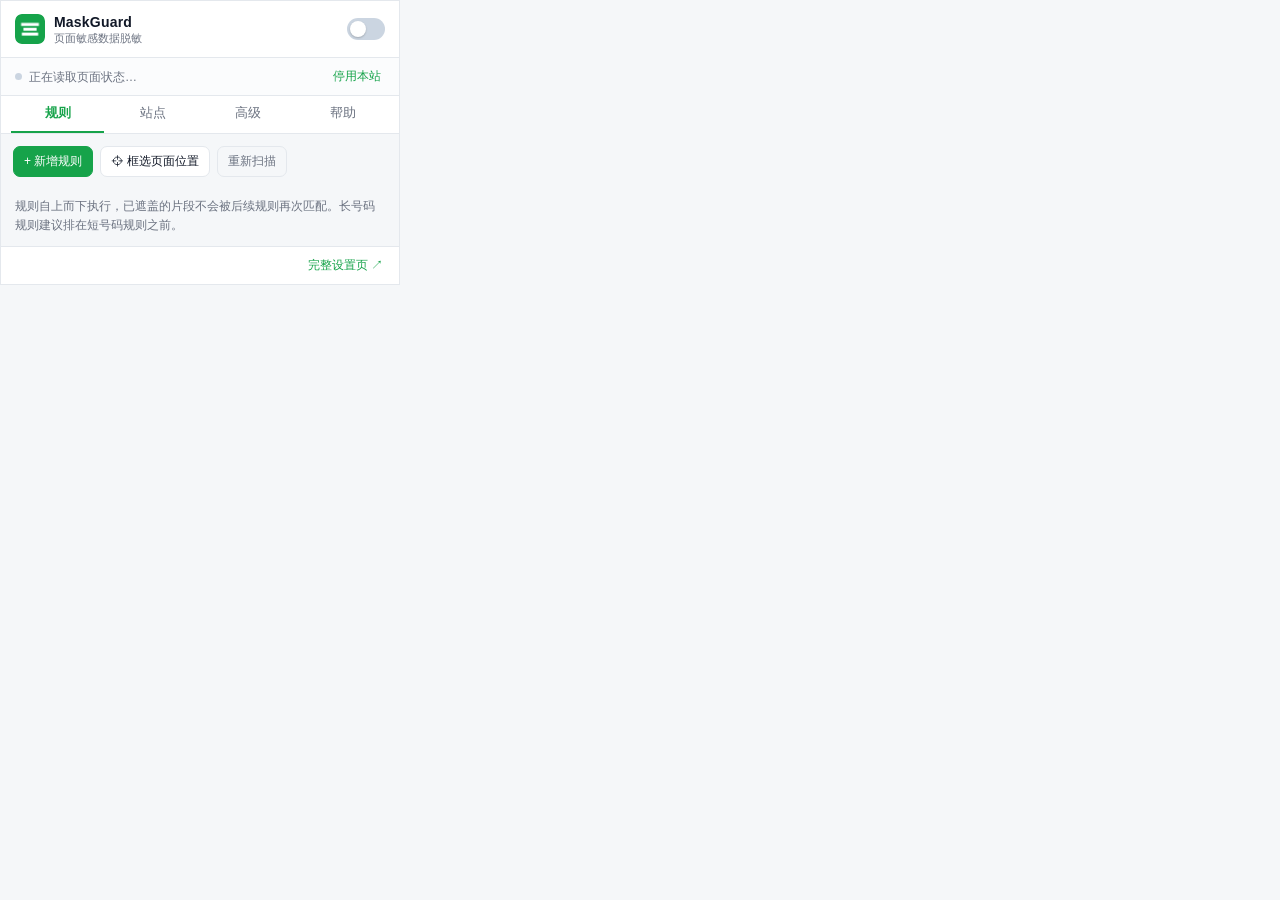
<file: maskguard/panel.html>
<!DOCTYPE html>
<html lang="zh-CN">
<head>
  <meta charset="utf-8">
  <meta name="viewport" content="width=device-width, initial-scale=1">
  <title>MaskGuard · 页面敏感数据脱敏</title>
  <link rel="stylesheet" href="panel.css">
</head>
<body>
<div class="app">
  <header class="hdr">
    <div class="brand">
      <img src="icons/icon32.png" alt="" width="30" height="30">
      <div class="brand-txt"><strong>MaskGuard</strong><small>页面敏感数据脱敏</small></div>
    </div>
    <label class="sw" title="全局启用 / 停用">
      <input type="checkbox" id="globalSwitch"><span class="track"></span>
    </label>
  </header>

  <div class="statusbar">
    <span class="dot" id="statusDot"></span>
    <span id="statusText">正在读取页面状态…</span>
    <button class="link" id="btnSiteToggle">停用本站</button>
  </div>
  <div class="notice hidden" id="notice"></div>

  <nav class="tabs" id="tabs">
    <button data-tab="rules" class="on">规则</button>
    <button data-tab="sites">站点</button>
    <button data-tab="advanced">高级</button>
    <button data-tab="help">帮助</button>
  </nav>

  <main class="body">
    <section data-panel="rules" class="on">
      <div class="row gap wrap">
        <button class="btn primary" id="btnAdd">+ 新增规则</button>
        <button class="btn" id="btnPick">⌖ 框选页面位置</button>
        <button class="btn ghost" id="btnReapply">重新扫描</button>
      </div>
      <div id="formHost"></div>
      <div id="ruleList" class="rules"></div>
      <p class="hint">规则自上而下执行，已遮盖的片段不会被后续规则再次匹配。长号码规则建议排在短号码规则之前。</p>
    </section>

    <section data-panel="sites">
      <div class="field-title">生效范围</div>
      <label class="radio"><input type="radio" name="siteMode" value="all"><span>所有站点（默认）</span></label>
      <label class="radio"><input type="radio" name="siteMode" value="whitelist"><span>仅对下列站点生效（白名单）</span></label>
      <label class="radio"><input type="radio" name="siteMode" value="blacklist"><span>排除下列站点（黑名单）</span></label>
      <div class="field-title mt">站点列表 <small>每行一个，支持 example.com、*.example.com</small></div>
      <textarea id="siteList" rows="6" spellcheck="false" placeholder="example.com&#10;*.internal.cn"></textarea>
      <div class="row gap mt">
        <button class="btn" id="btnAddSite">添加当前站点</button>
        <button class="btn primary" id="btnSaveSites">保存站点设置</button>
      </div>
      <p class="hint">域名匹配包含子域。也可在页面上右键「MaskGuard：启用 / 停用本站点」快速切换。</p>
    </section>

    <section data-panel="advanced">
      <div class="field-title">检测行为</div>
      <label class="check"><input type="checkbox" id="optDynamic"><span>监听动态内容（SPA / 懒加载 / 无限滚动）</span></label>
      <label class="check"><input type="checkbox" id="optReveal"><span>按住 Alt 临时显示原文</span></label>
      <label class="check"><input type="checkbox" id="optBadge"><span>图标显示本页脱敏数量</span></label>
      <label class="check"><input type="checkbox" id="optUnsafe"><span>放行高危正则（可能卡死页面，不建议）</span></label>

      <div class="field-title mt">真实页面形态覆盖</div>
      <label class="check"><input type="checkbox" id="optJoin"><span>跨标签拼接识别（表格 formatter / 语法高亮把一个号码拆进多个文本节点）</span></label>
      <label class="check"><input type="checkbox" id="optShadow"><span>扫描 Web Components 的 Shadow DOM（仅 open root）</span></label>
      <label class="check"><input type="checkbox" id="optSvg"><span>同时遮盖 SVG 图表文字（ECharts SVG 渲染器；默认跳过以免破坏图表）</span></label>
      <label class="check"><input type="checkbox" id="optAttrs"><span>遮盖展示类属性：placeholder / title / alt / aria-label / aria-valuetext</span></label>
      <label class="check"><input type="checkbox" id="optTitle"><span>遮盖标签页标题（document.title）</span></label>
      <p class="hint">默认只处理 DOM 文本节点。上面几项按需开启；<code>input.value</code>、<code>data-*</code>、<code>href/src</code> 一律不改（会破坏表单提交与导航）。Canvas 在线表格、图片内文字、网络响应、下载文件没有文本节点，请用「指定位置」规则配合<b>视觉模糊</b>算法整块遮盖。</p>
      <p class="hint"><b>拼接识别的边界</b>：只在同一段文字被拆开时生效——拼接长度 ≤ 40 字符、命中需覆盖该段 70% 以上、遇到块级元素即截断、数字串两侧还有数字则不视为一个值。表格里并排的多个字段因此不会被误并成一条（否则整行会塌进第一格）。</p>

      <div class="grid mt">
        <label class="lbl" for="optDebounce">重扫防抖(ms)</label>
        <input type="number" id="optDebounce" min="30" max="600" step="10">
        <label class="lbl" for="optMaxText">单节点字符上限</label>
        <input type="number" id="optMaxText" min="1000" max="50000" step="1000">
        <label class="lbl" for="optSkip">跳过区域</label>
        <input type="text" id="optSkip" spellcheck="false" placeholder="CSS 选择器，逗号分隔">
      </div>
      <div class="row gap mt"><button class="btn primary" id="btnSaveAdvanced">保存设置</button></div>

      <div class="field-title mt">配置管理</div>
      <div class="row gap wrap">
        <button class="btn" id="btnExport">导出 JSON</button>
        <button class="btn" id="btnImport">导入 JSON</button>
        <button class="btn" id="btnDefaults">恢复内置规则</button>
        <button class="btn danger" id="btnClear">清空全部规则</button>
        <input type="file" id="fileImport" accept=".json,application/json" hidden>
      </div>
      <div class="row gap wrap mt">
        <button class="btn ghost" id="btnRestore">临时还原本页</button>
        <button class="btn" id="btnDemo">插入演示数据</button>
      </div>
      <p class="hint">「插入演示数据」会在当前页面右上角临时写入手机号 / 证件号 / 卡号 / 邮箱，用于验证自动识别与动态内容监听，15 秒后自动移除。「临时还原」只在当前页面生效，页面刷新或产生内容变化后会按规则重新遮盖。</p>
    </section>

    <section data-panel="help" class="help">
      <h3>安装（Edge / Chrome）</h3>
      <ol>
        <li>地址栏输入 <code>edge://extensions</code>（Chrome 为 <code>chrome://extensions</code>）。</li>
        <li>打开「开发人员模式」，点「加载解压缩的扩展」，选择本插件目录（含 manifest.json）。</li>
        <li>固定到工具栏，点图标打开配置面板。</li>
        <li>若要在本地 <code>file://</code> 页面生效，需在扩展详情页开启「允许访问文件网址」。</li>
      </ol>
      <h3>自动识别</h3>
      <p>内置身份证、银行卡、手机号、邮箱、IP 规则。在「规则」页新增自定义正则，选择遮盖算法即可。支持 g / i / m / s 标志，可在表单里输入样例文本实时预览结果。</p>
      <h3>手动指定位置</h3>
      <ul>
        <li><b>框选</b>：点「框选页面位置」，在目标页面移动鼠标并单击元素，自动生成稳定的 CSS 选择器规则。Esc 取消。</li>
        <li><b>右键</b>：选中一段文字右键「脱敏选中的文本」（仅当前页面生效，原文不写入本地存储）；或在任意位置右键「将此位置加入脱敏」。</li>
        <li>位置规则可在规则列表里编辑，改用其它遮盖算法或调整选择器。</li>
      </ul>
      <h3>快速验证</h3>
      <p>打开任意普通网页 → 「高级」→「插入演示数据」，右上角会出现一段含手机号、证件号、卡号、邮箱的文本，应被自动遮盖；按住 Alt 可查看原文。该演示块 15 秒后自动移除。</p>
      <h3>其它</h3>
      <ul>
        <li>按住 <b>Alt</b> 临时查看原文，松开恢复遮盖。</li>
        <li>遮盖算法：全部遮盖 / 部分保留 / 固定长度 / 标签替换 / 哈希摘要 / 保格式打乱 / 自定义替换。</li>
        <li>遮盖符可用 <code>*</code> <code>█</code> <code>●</code> 或自定义字符；<code>█</code> 为黑条视觉遮盖。</li>
        <li>输入框、脚本、代码块、可编辑区域默认跳过，可在「高级 → 跳过区域」调整。</li>
        <li>仅改当前页面的显示文本，不上传、不修改服务器数据。</li>
        <li>安全策略默认拦截嵌套量词 / 交替分组等高回溯正则，并限制单文本节点字符数；确需放行可在「高级」勾选，但可能卡死页面。</li>
        <li>规则上限 100 条；<code>html / body / *</code> 等整页选择器会被拒绝，避免误遮盖整页。</li>
      </ul>
    </section>
  </main>

  <footer class="ftr"><span id="footHint"></span><button class="link" id="btnFull">完整设置页 ↗</button></footer>
</div>
<script src="masker.js"></script>
<script src="panel.js"></script>
</body>
</html>
</file>
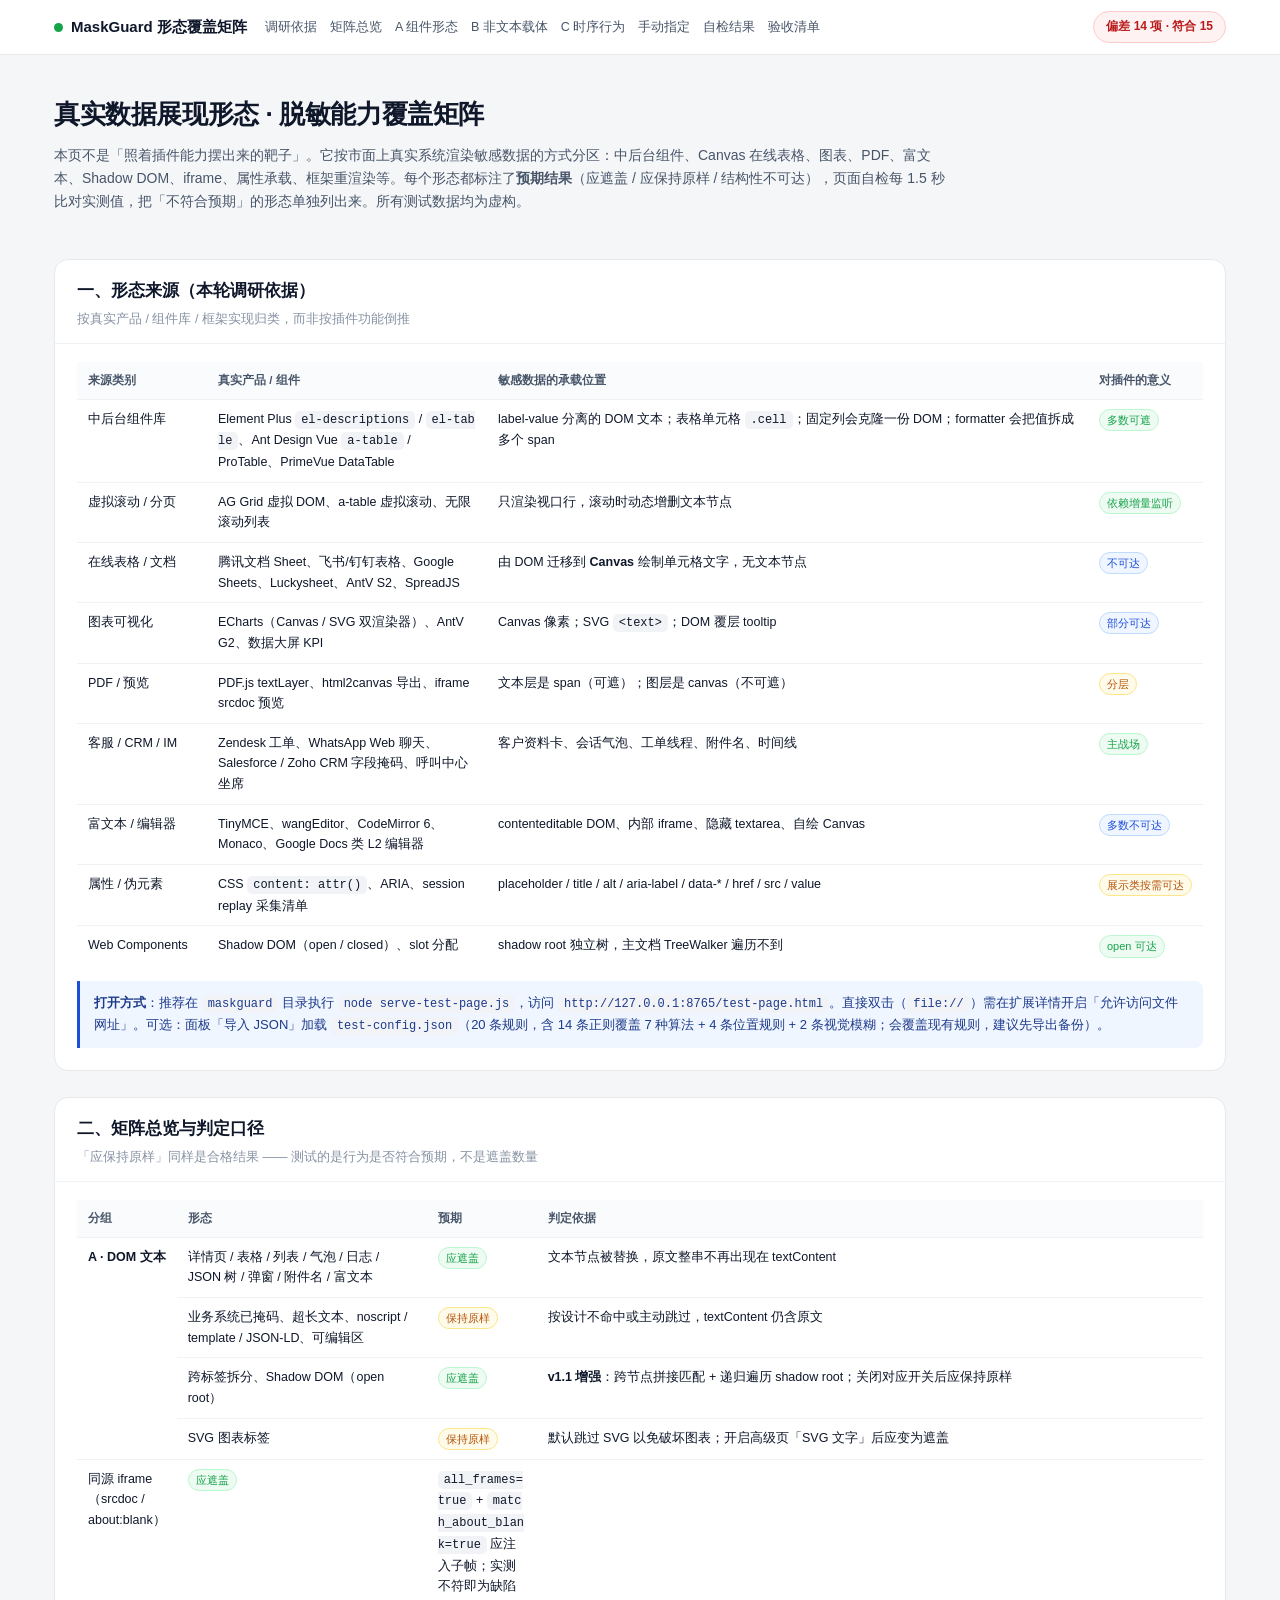
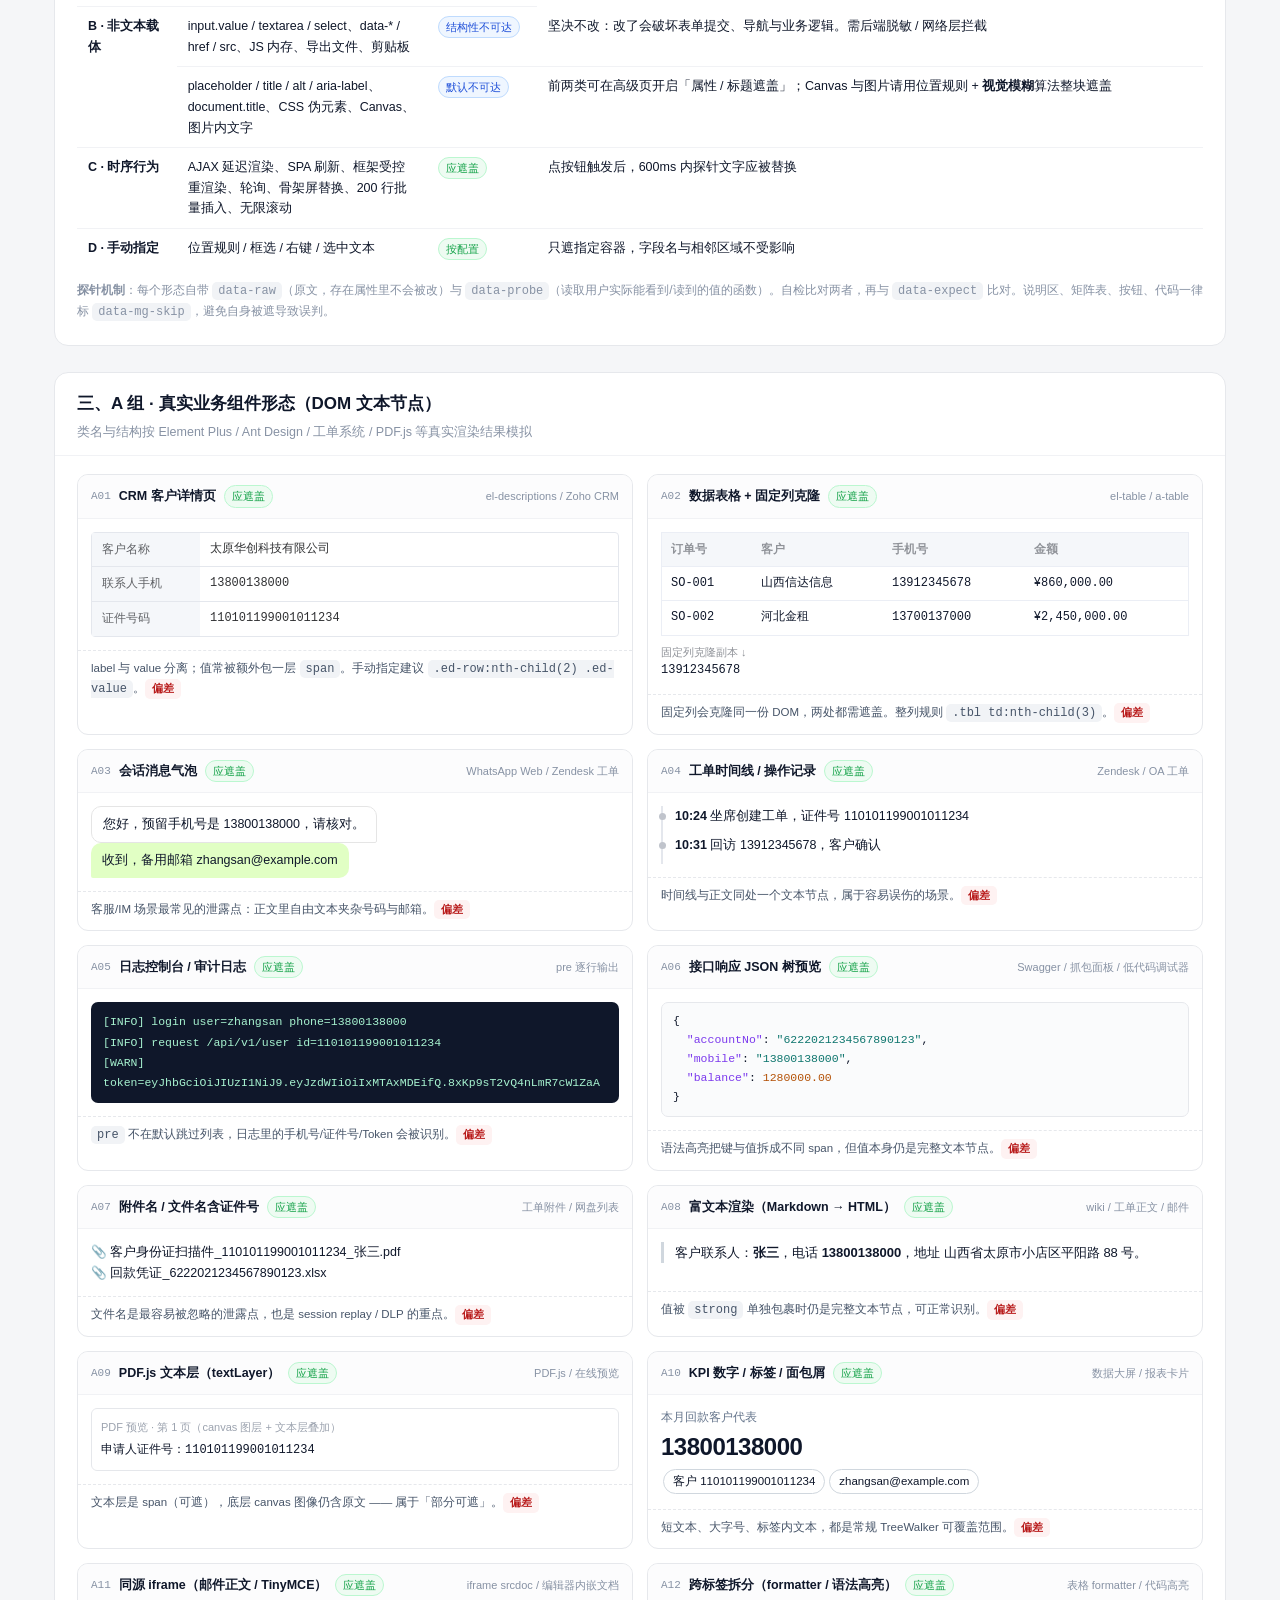
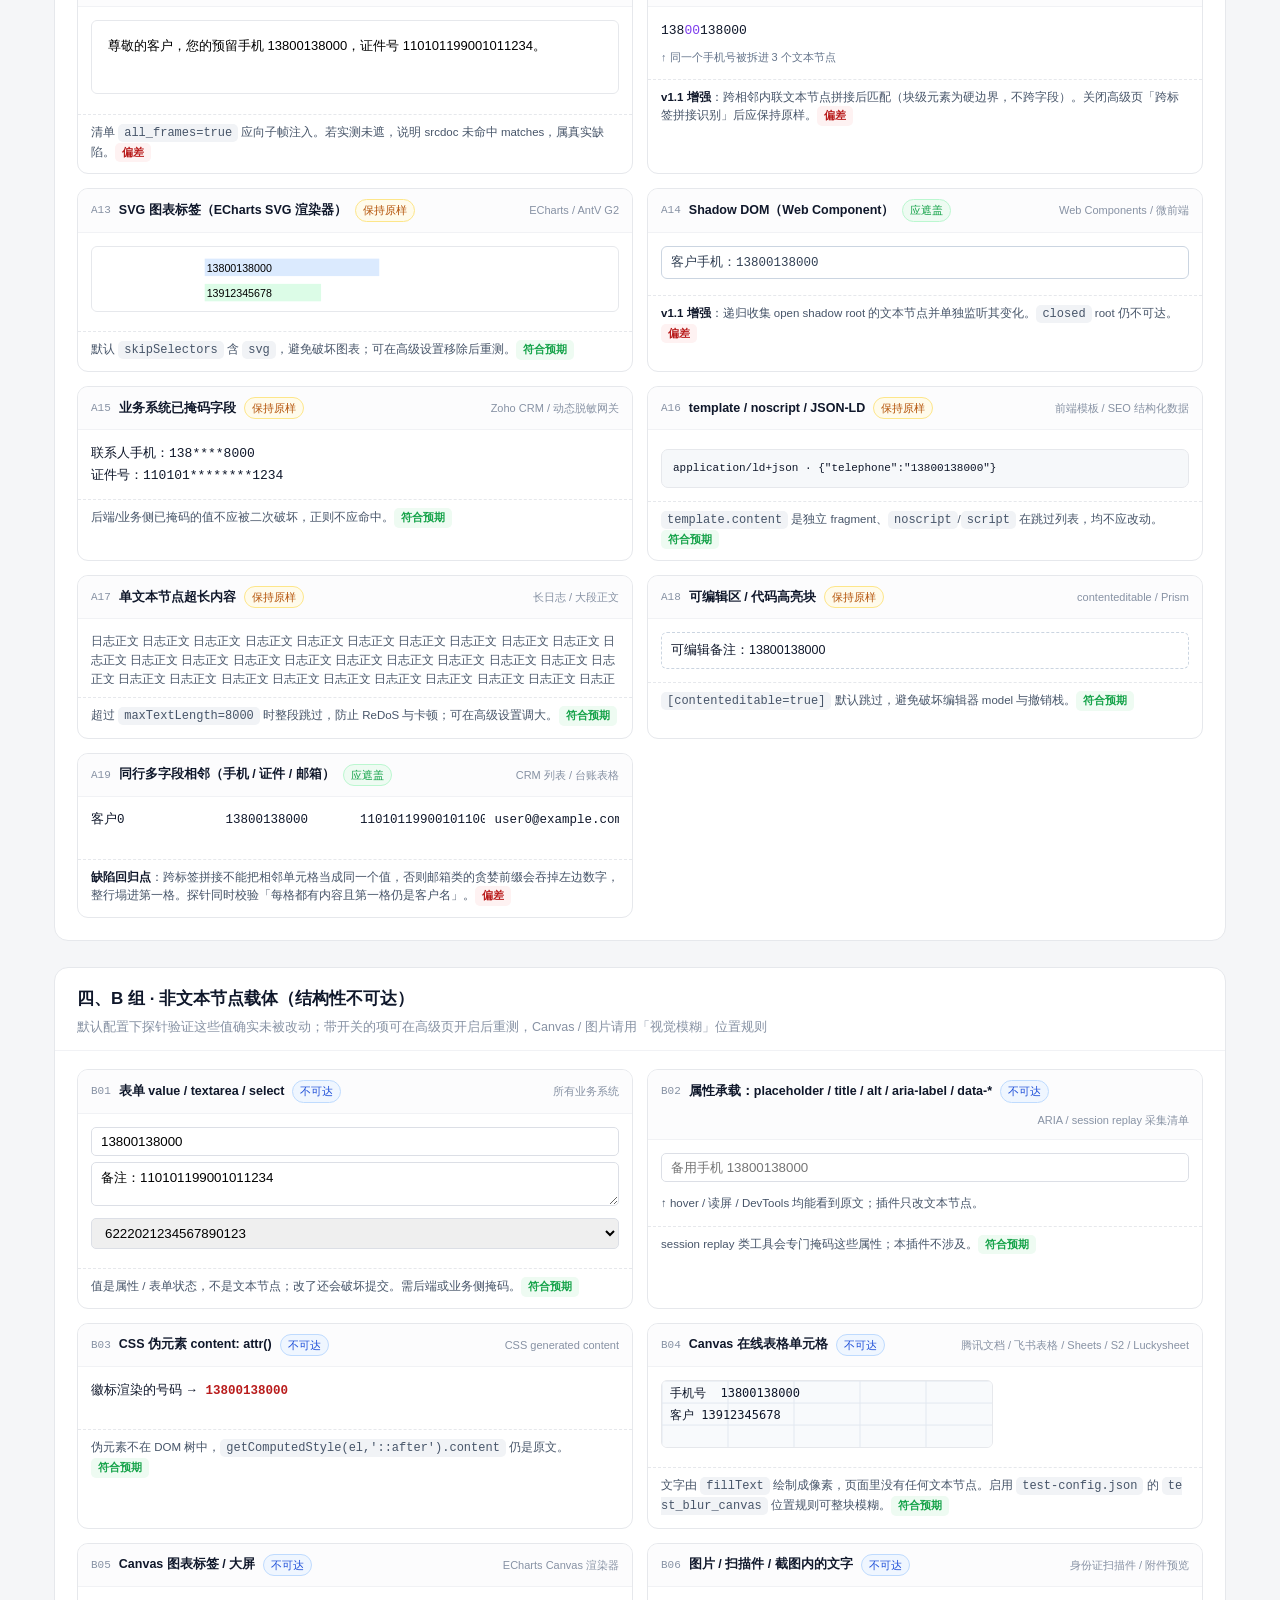
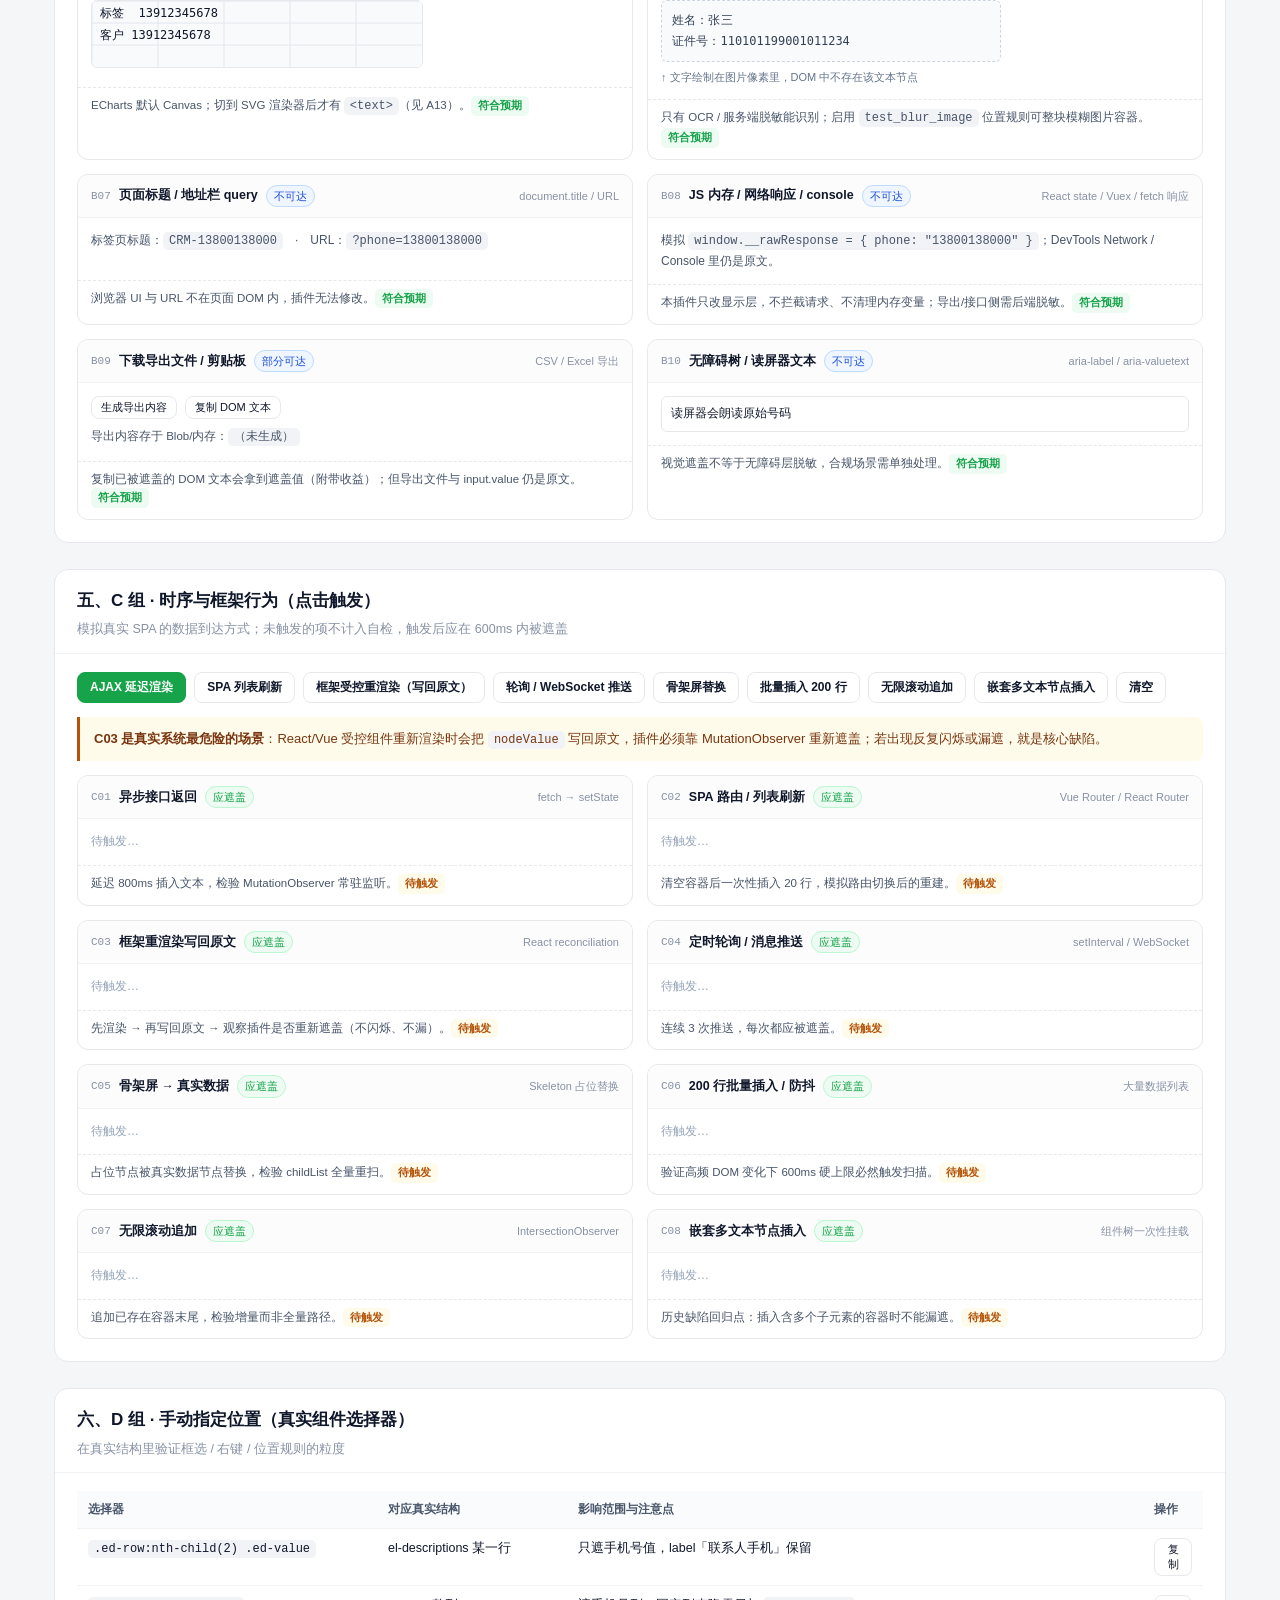
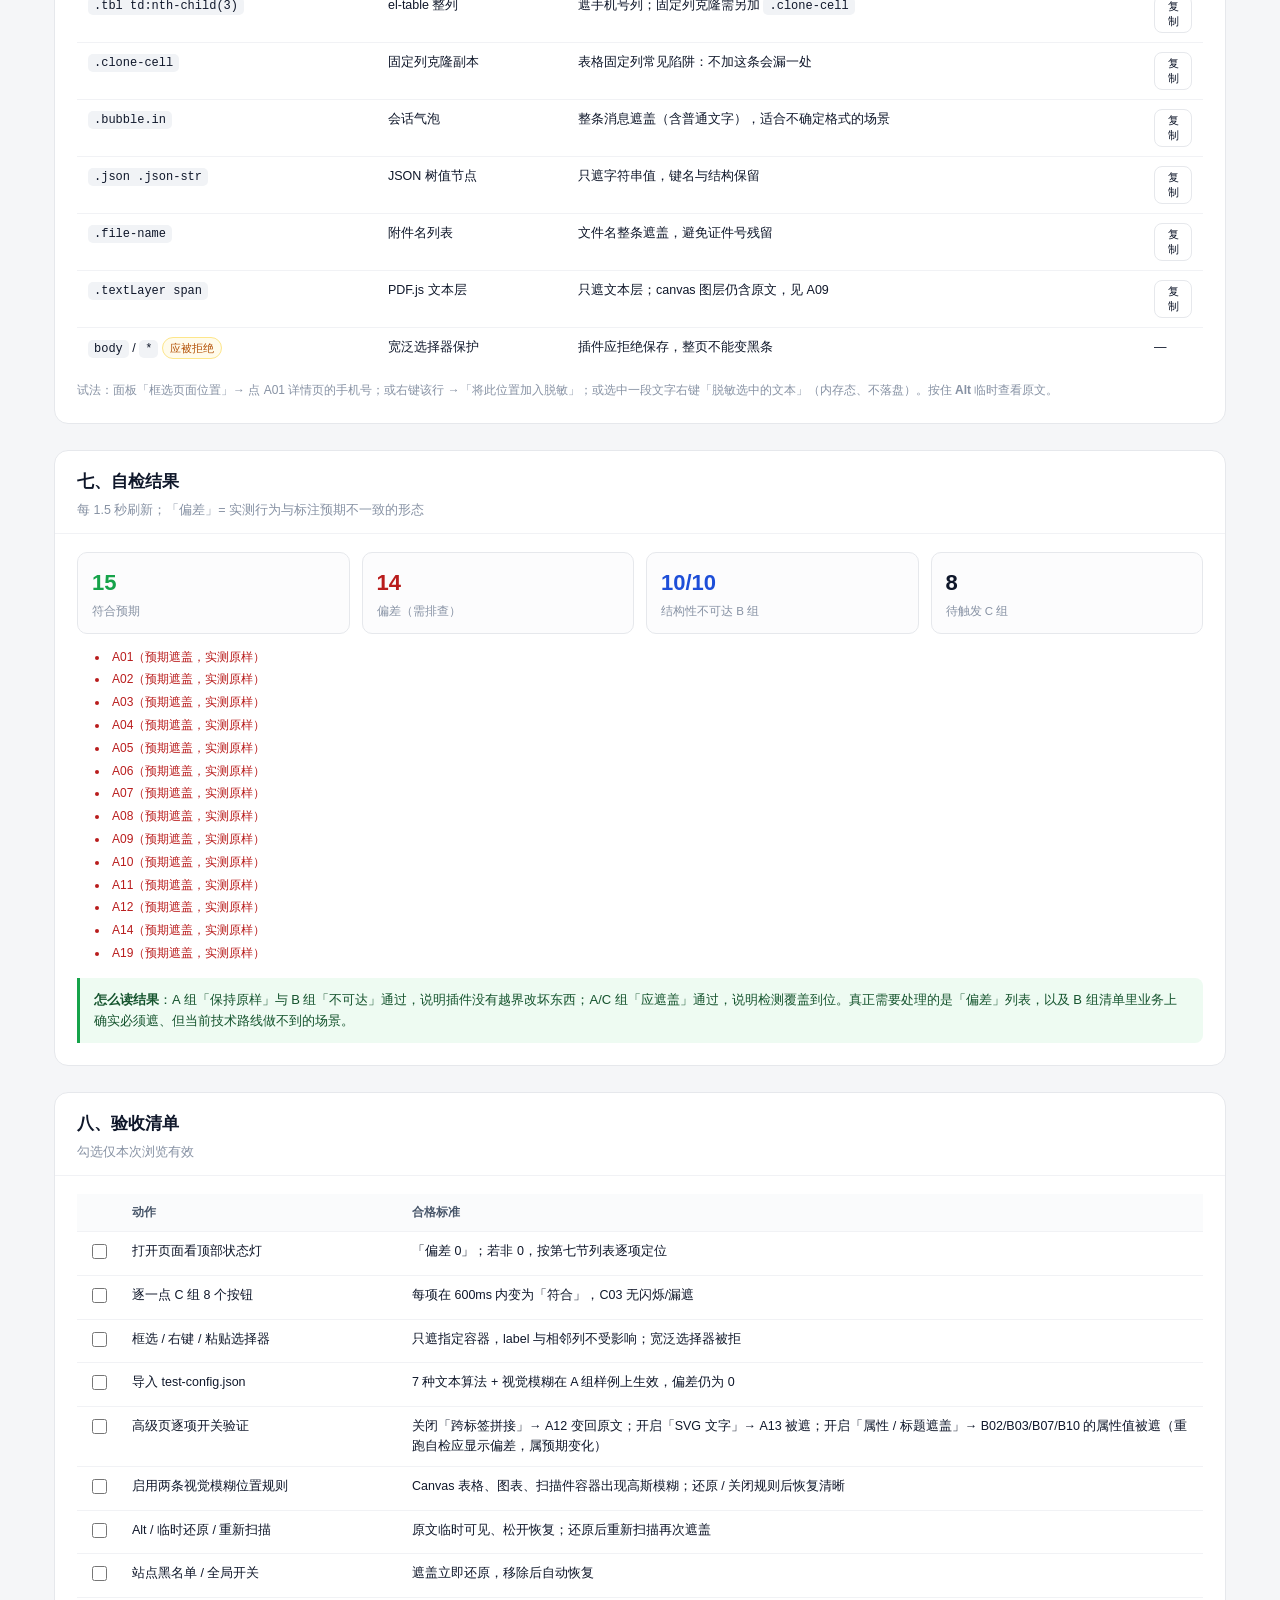
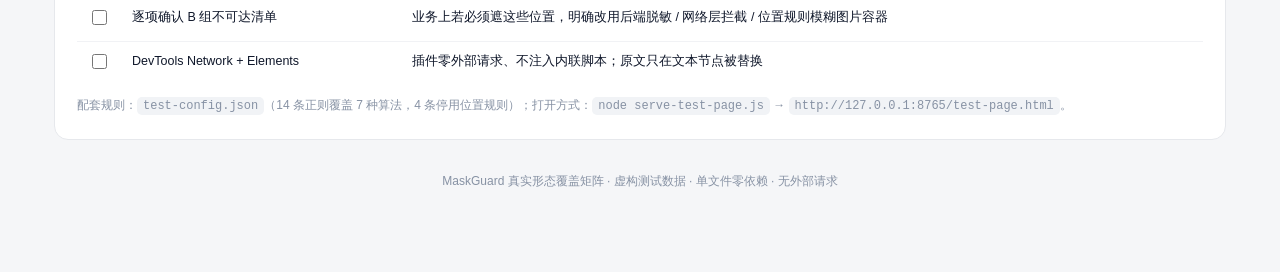
<file: maskguard/test-page.html>
<!DOCTYPE html>
<html lang="zh-CN">
<head>
<meta charset="utf-8">
<meta name="viewport" content="width=device-width, initial-scale=1">
<title>CRM-13800138000 · MaskGuard 真实形态覆盖矩阵</title>
<style>
  :root {
    --bg: #f5f6f8; --card: #fff; --line: #e6e8ec; --line2: #f1f2f5;
    --ink: #0f172a; --ink2: #475569; --ink3: #8792a4;
    --green: #16a34a; --green-bg: #eefbf2;
    --amber: #b45309; --amber-bg: #fffbeb;
    --red: #b91c1c; --red-bg: #fef2f2;
    --blue: #1d4ed8; --blue-bg: #eff6ff;
    --mono: ui-monospace, SFMono-Regular, Menlo, Consolas, "Courier New", monospace;
  }
  * { box-sizing: border-box; }
  html { scroll-behavior: smooth; }
  body { margin: 0; background: var(--bg); color: var(--ink); font: 14px/1.65 -apple-system, BlinkMacSystemFont, "Segoe UI", "Microsoft YaHei", "PingFang SC", sans-serif; -webkit-font-smoothing: antialiased; }
  .wrap { max-width: 1220px; margin: 0 auto; padding: 0 24px 80px; }
  code, .mono { font-family: var(--mono); font-size: 12px; }
  code { background: #f1f3f6; padding: 2px 6px; border-radius: 5px; word-break: break-all; }
  a { color: var(--blue); text-decoration: none; }
  a:hover { text-decoration: underline; }

  .topbar { position: sticky; top: 0; z-index: 30; background: rgba(255,255,255,.94); backdrop-filter: blur(12px); border-bottom: 1px solid var(--line); }
  .topbar-in { max-width: 1220px; margin: 0 auto; padding: 11px 24px; display: flex; align-items: center; gap: 18px; flex-wrap: wrap; }
  .brand { font-weight: 700; font-size: 15px; white-space: nowrap; }
  .brand i { display: inline-block; width: 9px; height: 9px; border-radius: 50%; background: var(--green); margin-right: 8px; }
  nav { display: flex; gap: 13px; flex-wrap: wrap; font-size: 12.5px; }
  nav a { color: var(--ink2); }
  nav a:hover { color: var(--green); }
  .status { margin-left: auto; font-size: 12px; font-weight: 700; padding: 5px 12px; border-radius: 999px; background: var(--red-bg); color: var(--red); border: 1px solid #fecaca; white-space: nowrap; }
  .status.ok { background: var(--green-bg); color: var(--green); border-color: #bbf7d0; }
  .status.warn { background: var(--amber-bg); color: var(--amber); border-color: #fde68a; }

  header.hero { padding: 38px 0 20px; }
  header.hero h1 { margin: 0 0 8px; font-size: 26px; letter-spacing: -.4px; }
  header.hero p { margin: 0; color: var(--ink2); max-width: 900px; }

  section { margin-top: 26px; }
  .card { background: var(--card); border: 1px solid var(--line); border-radius: 14px; overflow: hidden; }
  .card-head { padding: 17px 22px 13px; border-bottom: 1px solid var(--line2); }
  .card-head h2 { margin: 0; font-size: 17px; }
  .card-head .sub { margin: 4px 0 0; color: var(--ink3); font-size: 12.5px; }
  .card-body { padding: 18px 22px 22px; }

  .note { border-left: 3px solid var(--green); background: var(--green-bg); padding: 11px 14px; border-radius: 0 8px 8px 0; font-size: 13px; color: #14532d; margin: 0 0 14px; }
  .note.amber { border-color: var(--amber); background: var(--amber-bg); color: #78350f; }
  .note.blue { border-color: var(--blue); background: var(--blue-bg); color: #1e3a8a; }
  .note b { font-weight: 700; }

  table { width: 100%; border-collapse: collapse; font-size: 12.5px; }
  th, td { text-align: left; padding: 9px 11px; border-bottom: 1px solid var(--line2); vertical-align: top; }
  th { background: #fafbfc; color: var(--ink2); font-weight: 600; font-size: 11.5px; white-space: nowrap; }
  tbody tr:last-child td { border-bottom: 0; }
  .scroll { overflow-x: auto; }
  .scroll > table { min-width: 820px; }
  .tag { display: inline-block; font-size: 11px; padding: 1px 7px; border-radius: 999px; border: 1px solid var(--line); white-space: nowrap; }
  .tag.mask { background: var(--green-bg); color: var(--green); border-color: #bbf7d0; }
  .tag.keep { background: var(--amber-bg); color: var(--amber); border-color: #fde68a; }
  .tag.na { background: var(--blue-bg); color: var(--blue); border-color: #bfdbfe; }
  .hint { color: var(--ink3); font-size: 12px; margin: 12px 0 0; }

  .btn { display: inline-flex; align-items: center; gap: 5px; border: 1px solid var(--line); background: #fff; color: var(--ink); padding: 6px 12px; border-radius: 8px; font-size: 12px; font-weight: 600; cursor: pointer; font-family: inherit; }
  .btn:hover { border-color: var(--green); color: var(--green); background: #fbfffc; }
  .btn.primary { background: var(--green); border-color: var(--green); color: #fff; }
  .btn.primary:hover { background: #15803d; color: #fff; }
  .btn.small { padding: 3px 9px; font-size: 11px; font-weight: 500; }
  .btn-row { display: flex; gap: 8px; flex-wrap: wrap; align-items: center; }

  .shape-grid { display: grid; grid-template-columns: repeat(2, 1fr); gap: 14px; }
  @media (max-width: 900px) { .shape-grid { grid-template-columns: 1fr; } }
  .shape { border: 1px solid var(--line); border-radius: 11px; overflow: hidden; background: #fff; }
  .shape-head { padding: 10px 13px; border-bottom: 1px solid var(--line2); background: #fcfcfd; display: flex; gap: 8px; align-items: center; flex-wrap: wrap; }
  .shape-head .no { font-family: var(--mono); font-size: 11px; color: var(--ink3); }
  .shape-head .nm { font-weight: 700; font-size: 12.5px; }
  .shape-head .src { font-size: 11px; color: var(--ink3); margin-left: auto; }
  .shape-body { padding: 13px; min-height: 62px; font-size: 13px; }
  .shape-foot { padding: 8px 13px 11px; border-top: 1px dashed var(--line); color: var(--ink2); font-size: 11.5px; line-height: 1.6; }
  .shape-foot b { color: var(--ink); }
  .verdict { display: inline-block; font-size: 11px; font-weight: 700; padding: 1px 7px; border-radius: 5px; }
  .verdict.pass { background: var(--green-bg); color: var(--green); }
  .verdict.fail { background: var(--red-bg); color: var(--red); }
  .verdict.wait { background: var(--amber-bg); color: var(--amber); }

  /* realistic component skins */
  .ed { border: 1px solid #e4e7ed; border-radius: 4px; font-size: 12px; }
  .ed-row { display: flex; border-bottom: 1px solid #e4e7ed; }
  .ed-row:last-child { border-bottom: 0; }
  .ed-label { width: 108px; background: #f5f7fa; padding: 7px 10px; color: #606266; flex: none; }
  .ed-value { padding: 7px 10px; flex: 1; font-family: var(--mono); color: #303133; }
  .tbl { border: 1px solid #ebeef5; width: 100%; font-size: 12px; border-collapse: collapse; }
  .tbl th { background: #f5f7fa; padding: 7px 9px; border-bottom: 1px solid #ebeef5; color: #909399; }
  .tbl td { padding: 7px 9px; border-bottom: 1px solid #ebeef5; font-family: var(--mono); }
  .tbl tr:last-child td { border-bottom: 0; }
  .bubble { display: inline-block; background: #e1ffc4; border-radius: 10px 10px 10px 2px; padding: 7px 11px; font-size: 12.5px; }
  .bubble.in { background: #fff; border: 1px solid #e5e5e5; border-radius: 10px 10px 2px 10px; }
  .tl { border-left: 2px solid #e4e7ed; padding-left: 12px; }
  .tl-item { position: relative; padding-bottom: 8px; font-size: 12.5px; }
  .tl-item::before { content: ''; position: absolute; left: -16px; top: 7px; width: 7px; height: 7px; border-radius: 50%; background: #c0c4cc; }
  .log { background: #0f172a; color: #a7f3d0; border-radius: 7px; padding: 10px 12px; font-family: var(--mono); font-size: 11.5px; line-height: 1.75; margin: 0; white-space: pre-wrap; }
  .json { background: #fafbfc; border: 1px solid var(--line); border-radius: 7px; padding: 9px 11px; font-family: var(--mono); font-size: 11.5px; }
  .json .k { color: #7c3aed; }
  .json .str { color: #0f766e; }
  .json .num { color: #b45309; }
  .file-name { font-size: 12.5px; }
  .md { border-left: 3px solid #d0d7de; padding-left: 11px; }
  pre.code { background: #f6f8fa; border: 1px solid var(--line); border-radius: 7px; padding: 9px 11px; font-family: var(--mono); font-size: 11.5px; margin: 0; overflow-x: auto; }
  .premasked { font-family: var(--mono); }
  .row4 { display: flex; gap: 10px; font-family: var(--mono); font-size: 12.5px; }
  .row4 > span { flex: 1 1 0; min-width: 0; overflow: hidden; white-space: nowrap; }
  .kpi { font-size: 24px; font-weight: 700; letter-spacing: -.5px; }
  .chip { display: inline-block; border: 1px solid #d0d7de; border-radius: 999px; padding: 2px 9px; font-size: 11.5px; margin: 2px; }
  .modal { border: 1px solid #dcdfe6; border-radius: 8px; box-shadow: 0 8px 24px rgba(15,23,42,.12); padding: 12px 14px; max-width: 330px; }
  .tip { display: inline-block; position: relative; }
  .tip .tipbox { position: absolute; bottom: 100%; left: 0; background: #0f172a; color: #fff; padding: 5px 9px; border-radius: 5px; font-size: 11px; white-space: nowrap; }
  input.f, textarea.f, select.f { width: 100%; padding: 6px 9px; border: 1px solid #dcdfe6; border-radius: 5px; font: 12.5px inherit; font-family: inherit; margin-bottom: 6px; }
  .attr-line { font-size: 11.5px; color: var(--ink2); margin-top: 6px; }
  canvas { border: 1px solid var(--line); border-radius: 6px; background: #fff; max-width: 100%; }
  svg.chart { border: 1px solid var(--line); border-radius: 6px; background: #fff; }
  iframe.mini { width: 100%; height: 74px; border: 1px solid var(--line); border-radius: 6px; background: #fff; }
  .fake-img { border: 1px dashed #cbd5e1; border-radius: 6px; padding: 9px 11px; font-size: 11.5px; color: var(--ink2); background: repeating-linear-gradient(45deg,#fafafa,#fafafa 8px,#f1f5f9 8px,#f1f5f9 16px); }

  .summary { display: grid; grid-template-columns: repeat(4, 1fr); gap: 12px; margin-bottom: 14px; }
  @media (max-width: 760px) { .summary { grid-template-columns: repeat(2, 1fr); } }
  .stat { border: 1px solid var(--line); border-radius: 10px; padding: 12px 14px; background: #fcfcfd; }
  .stat .n { font-size: 22px; font-weight: 700; }
  .stat .l { font-size: 11.5px; color: var(--ink3); }
  .stat.ok .n { color: var(--green); }
  .stat.bad .n { color: var(--red); }
  .stat.blue .n { color: var(--blue); }
  #deviation-list { font-size: 12px; color: var(--red); margin: 10px 0 0; padding-left: 18px; }
  #deviation-list li { margin-bottom: 3px; }
  .checklist td:first-child { width: 32px; }
  .checklist input[type=checkbox] { width: 15px; height: 15px; accent-color: var(--green); cursor: pointer; }
  .checklist tr.done td { color: var(--ink3); text-decoration: line-through; }
  footer { margin-top: 32px; color: var(--ink3); font-size: 12px; text-align: center; }
</style>
</head>
<body>

<div class="topbar" data-mg-skip>
  <div class="topbar-in">
    <div class="brand"><i></i>MaskGuard 形态覆盖矩阵</div>
    <nav>
      <a href="#basis">调研依据</a><a href="#matrix">矩阵总览</a><a href="#a">A 组件形态</a>
      <a href="#b">B 非文本载体</a><a href="#c">C 时序行为</a><a href="#pick">手动指定</a>
      <a href="#result">自检结果</a><a href="#check">验收清单</a>
    </nav>
    <div class="status" id="tp-status"><span id="tp-status-text">正在检测…</span></div>
  </div>
</div>

<div class="wrap">

  <header class="hero" data-mg-skip>
    <h1>真实数据展现形态 · 脱敏能力覆盖矩阵</h1>
    <p>本页不是「照着插件能力摆出来的靶子」。它按市面上真实系统渲染敏感数据的方式分区：中后台组件、Canvas 在线表格、图表、PDF、富文本、Shadow DOM、iframe、属性承载、框架重渲染等。每个形态都标注了<b>预期结果</b>（应遮盖 / 应保持原样 / 结构性不可达），页面自检每 1.5 秒比对实测值，把「不符合预期」的形态单独列出来。所有测试数据均为虚构。</p>
  </header>

  <!-- 调研依据 -->
  <section id="basis">
    <div class="card" data-mg-skip>
      <div class="card-head"><h2>一、形态来源（本轮调研依据）</h2><p class="sub">按真实产品 / 组件库 / 框架实现归类，而非按插件功能倒推</p></div>
      <div class="card-body">
        <div class="scroll">
          <table>
            <thead><tr><th style="width:130px">来源类别</th><th style="width:280px">真实产品 / 组件</th><th>敏感数据的承载位置</th><th style="width:110px">对插件的意义</th></tr></thead>
            <tbody>
              <tr><td>中后台组件库</td><td>Element Plus <code>el-descriptions</code> / <code>el-table</code>、Ant Design Vue <code>a-table</code> / ProTable、PrimeVue DataTable</td><td>label-value 分离的 DOM 文本；表格单元格 <code>.cell</code>；固定列会克隆一份 DOM；formatter 会把值拆成多个 span</td><td><span class="tag mask">多数可遮</span></td></tr>
              <tr><td>虚拟滚动 / 分页</td><td>AG Grid 虚拟 DOM、a-table 虚拟滚动、无限滚动列表</td><td>只渲染视口行，滚动时动态增删文本节点</td><td><span class="tag mask">依赖增量监听</span></td></tr>
              <tr><td>在线表格 / 文档</td><td>腾讯文档 Sheet、飞书/钉钉表格、Google Sheets、Luckysheet、AntV S2、SpreadJS</td><td>由 DOM 迁移到 <b>Canvas</b> 绘制单元格文字，无文本节点</td><td><span class="tag na">不可达</span></td></tr>
              <tr><td>图表可视化</td><td>ECharts（Canvas / SVG 双渲染器）、AntV G2、数据大屏 KPI</td><td>Canvas 像素；SVG <code>&lt;text&gt;</code>；DOM 覆层 tooltip</td><td><span class="tag na">部分可达</span></td></tr>
              <tr><td>PDF / 预览</td><td>PDF.js textLayer、html2canvas 导出、iframe srcdoc 预览</td><td>文本层是 span（可遮）；图层是 canvas（不可遮）</td><td><span class="tag keep">分层</span></td></tr>
              <tr><td>客服 / CRM / IM</td><td>Zendesk 工单、WhatsApp Web 聊天、Salesforce / Zoho CRM 字段掩码、呼叫中心坐席</td><td>客户资料卡、会话气泡、工单线程、附件名、时间线</td><td><span class="tag mask">主战场</span></td></tr>
              <tr><td>富文本 / 编辑器</td><td>TinyMCE、wangEditor、CodeMirror 6、Monaco、Google Docs 类 L2 编辑器</td><td>contenteditable DOM、内部 iframe、隐藏 textarea、自绘 Canvas</td><td><span class="tag na">多数不可达</span></td></tr>
              <tr><td>属性 / 伪元素</td><td>CSS <code>content: attr()</code>、ARIA、session replay 采集清单</td><td>placeholder / title / alt / aria-label / data-* / href / src / value</td><td><span class="tag keep">展示类按需可达</span></td></tr>
              <tr><td>Web Components</td><td>Shadow DOM（open / closed）、slot 分配</td><td>shadow root 独立树，主文档 TreeWalker 遍历不到</td><td><span class="tag mask">open 可达</span></td></tr>
            </tbody>
          </table>
        </div>
        <div class="note blue" id="tp-protocol-note" style="margin-top:14px;margin-bottom:0"><b>打开方式</b>：推荐在 <code>maskguard</code> 目录执行 <code>node serve-test-page.js</code>，访问 <code>http://127.0.0.1:8765/test-page.html</code>。直接双击（<code>file://</code>）需在扩展详情开启「允许访问文件网址」。可选：面板「导入 JSON」加载 <code>test-config.json</code>（20 条规则，含 14 条正则覆盖 7 种算法 + 4 条位置规则 + 2 条视觉模糊；会覆盖现有规则，建议先导出备份）。</div>
      </div>
    </div>
  </section>

  <!-- 矩阵总览 -->
  <section id="matrix">
    <div class="card" data-mg-skip>
      <div class="card-head"><h2>二、矩阵总览与判定口径</h2><p class="sub">「应保持原样」同样是合格结果 —— 测试的是行为是否符合预期，不是遮盖数量</p></div>
      <div class="card-body">
        <div class="scroll">
          <table>
            <thead><tr><th style="width:90px">分组</th><th style="width:250px">形态</th><th style="width:110px">预期</th><th>判定依据</th></tr></thead>
            <tbody>
              <tr><td rowspan="4"><b>A · DOM 文本</b></td><td>详情页 / 表格 / 列表 / 气泡 / 日志 / JSON 树 / 弹窗 / 附件名 / 富文本</td><td><span class="tag mask">应遮盖</span></td><td>文本节点被替换，原文整串不再出现在 textContent</td></tr>
              <tr><td>业务系统已掩码、超长文本、noscript / template / JSON-LD、可编辑区</td><td><span class="tag keep">保持原样</span></td><td>按设计不命中或主动跳过，textContent 仍含原文</td></tr>
              <tr><td>跨标签拆分、Shadow DOM（open root）</td><td><span class="tag mask">应遮盖</span></td><td><b>v1.1 增强</b>：跨节点拼接匹配 + 递归遍历 shadow root；关闭对应开关后应保持原样</td></tr>
              <tr><td>SVG 图表标签</td><td><span class="tag keep">保持原样</span></td><td>默认跳过 SVG 以免破坏图表；开启高级页「SVG 文字」后应变为遮盖</td></tr>
              <tr><td>同源 iframe（srcdoc / about:blank）</td><td><span class="tag mask">应遮盖</span></td><td><code>all_frames=true</code> + <code>match_about_blank=true</code> 应注入子帧；实测不符即为缺陷</td></tr>
              <tr><td rowspan="2"><b>B · 非文本载体</b></td><td>input.value / textarea / select、data-* / href / src、JS 内存、导出文件、剪贴板</td><td><span class="tag na">结构性不可达</span></td><td>坚决不改：改了会破坏表单提交、导航与业务逻辑。需后端脱敏 / 网络层拦截</td></tr>
              <tr><td>placeholder / title / alt / aria-label、document.title、CSS 伪元素、Canvas、图片内文字</td><td><span class="tag na">默认不可达</span></td><td>前两类可在高级页开启「属性 / 标题遮盖」；Canvas 与图片请用位置规则 + <b>视觉模糊</b>算法整块遮盖</td></tr>
              <tr><td><b>C · 时序行为</b></td><td>AJAX 延迟渲染、SPA 刷新、框架受控重渲染、轮询、骨架屏替换、200 行批量插入、无限滚动</td><td><span class="tag mask">应遮盖</span></td><td>点按钮触发后，600ms 内探针文字应被替换</td></tr>
              <tr><td><b>D · 手动指定</b></td><td>位置规则 / 框选 / 右键 / 选中文本</td><td><span class="tag mask">按配置</span></td><td>只遮指定容器，字段名与相邻区域不受影响</td></tr>
            </tbody>
          </table>
        </div>
        <p class="hint"><b>探针机制</b>：每个形态自带 <code>data-raw</code>（原文，存在属性里不会被改）与 <code>data-probe</code>（读取用户实际能看到/读到的值的函数）。自检比对两者，再与 <code>data-expect</code> 比对。说明区、矩阵表、按钮、代码一律标 <code>data-mg-skip</code>，避免自身被遮导致误判。</p>
      </div>
    </div>
  </section>

  <!-- A 组 -->
  <section id="a">
    <div class="card">
      <div class="card-head" data-mg-skip><h2>三、A 组 · 真实业务组件形态（DOM 文本节点）</h2><p class="sub">类名与结构按 Element Plus / Ant Design / 工单系统 / PDF.js 等真实渲染结果模拟</p></div>
      <div class="card-body">
        <div class="shape-grid">

          <article class="shape">
            <div class="shape-head" data-mg-skip><span class="no">A01</span><span class="nm">CRM 客户详情页</span><span class="tag mask">应遮盖</span><span class="src">el-descriptions / Zoho CRM</span></div>
            <div class="shape-body" data-shape="A01" data-expect="mask" data-raw="13800138000" data-probe="A01">
              <div class="ed">
                <div class="ed-row"><div class="ed-label">客户名称</div><div class="ed-value">太原华创科技有限公司</div></div>
                <div class="ed-row"><div class="ed-label">联系人手机</div><div class="ed-value">13800138000</div></div>
                <div class="ed-row"><div class="ed-label">证件号码</div><div class="ed-value"><span>110101199001011234</span></div></div>
              </div>
            </div>
            <div class="shape-foot" data-mg-skip>label 与 value 分离；值常被额外包一层 <code>span</code>。手动指定建议 <code>.ed-row:nth-child(2) .ed-value</code>。<span class="verdict" data-v="A01">—</span></div>
          </article>

          <article class="shape">
            <div class="shape-head" data-mg-skip><span class="no">A02</span><span class="nm">数据表格 + 固定列克隆</span><span class="tag mask">应遮盖</span><span class="src">el-table / a-table</span></div>
            <div class="shape-body" data-shape="A02" data-expect="mask" data-raw="13912345678" data-probe="A02">
              <table class="tbl"><thead><tr><th>订单号</th><th>客户</th><th>手机号</th><th>金额</th></tr></thead>
                <tbody>
                  <tr><td>SO-001</td><td>山西信达信息</td><td class="el-table__cell">13912345678</td><td>¥860,000.00</td></tr>
                  <tr><td>SO-002</td><td>河北金租</td><td class="el-table__cell">13700137000</td><td>¥2,450,000.00</td></tr>
                </tbody></table>
              <div style="margin-top:7px;font-size:11px;color:#909399">固定列克隆副本 ↓</div>
              <div class="clone-cell" style="font-family:var(--mono);font-size:12px">13912345678</div>
            </div>
            <div class="shape-foot" data-mg-skip>固定列会克隆同一份 DOM，两处都需遮盖。整列规则 <code>.tbl td:nth-child(3)</code>。<span class="verdict" data-v="A02">—</span></div>
          </article>

          <article class="shape">
            <div class="shape-head" data-mg-skip><span class="no">A03</span><span class="nm">会话消息气泡</span><span class="tag mask">应遮盖</span><span class="src">WhatsApp Web / Zendesk 工单</span></div>
            <div class="shape-body" data-shape="A03" data-expect="mask" data-raw="13800138000" data-probe="A03">
              <div class="bubble in">您好，预留手机号是 13800138000，请核对。</div><br>
              <div class="bubble">收到，备用邮箱 zhangsan@example.com</div>
            </div>
            <div class="shape-foot" data-mg-skip>客服/IM 场景最常见的泄露点：正文里自由文本夹杂号码与邮箱。<span class="verdict" data-v="A03">—</span></div>
          </article>

          <article class="shape">
            <div class="shape-head" data-mg-skip><span class="no">A04</span><span class="nm">工单时间线 / 操作记录</span><span class="tag mask">应遮盖</span><span class="src">Zendesk / OA 工单</span></div>
            <div class="shape-body" data-shape="A04" data-expect="mask" data-raw="110101199001011234" data-probe="A04">
              <div class="tl">
                <div class="tl-item"><b>10:24</b> 坐席创建工单，证件号 110101199001011234</div>
                <div class="tl-item"><b>10:31</b> 回访 13912345678，客户确认</div>
              </div>
            </div>
            <div class="shape-foot" data-mg-skip>时间线与正文同处一个文本节点，属于容易误伤的场景。<span class="verdict" data-v="A04">—</span></div>
          </article>

          <article class="shape">
            <div class="shape-head" data-mg-skip><span class="no">A05</span><span class="nm">日志控制台 / 审计日志</span><span class="tag mask">应遮盖</span><span class="src">pre 逐行输出</span></div>
            <div class="shape-body" data-shape="A05" data-expect="mask" data-raw="13800138000" data-probe="A05">
              <pre class="log">[INFO] login user=zhangsan phone=13800138000
[INFO] request /api/v1/user id=110101199001011234
[WARN] token=eyJhbGciOiJIUzI1NiJ9.eyJzdWIiOiIxMTAxMDEifQ.8xKp9sT2vQ4nLmR7cW1ZaA</pre>
            </div>
            <div class="shape-foot" data-mg-skip><code>pre</code> 不在默认跳过列表，日志里的手机号/证件号/Token 会被识别。<span class="verdict" data-v="A05">—</span></div>
          </article>

          <article class="shape">
            <div class="shape-head" data-mg-skip><span class="no">A06</span><span class="nm">接口响应 JSON 树预览</span><span class="tag mask">应遮盖</span><span class="src">Swagger / 抓包面板 / 低代码调试器</span></div>
            <div class="shape-body" data-shape="A06" data-expect="mask" data-raw="6222021234567890123" data-probe="A06">
              <div class="json">{<br>&nbsp;&nbsp;<span class="k">"accountNo"</span>: <span class="json-str str">"6222021234567890123"</span>,<br>&nbsp;&nbsp;<span class="k">"mobile"</span>: <span class="str">"13800138000"</span>,<br>&nbsp;&nbsp;<span class="k">"balance"</span>: <span class="num">1280000.00</span><br>}</div>
            </div>
            <div class="shape-foot" data-mg-skip>语法高亮把键与值拆成不同 span，但值本身仍是完整文本节点。<span class="verdict" data-v="A06">—</span></div>
          </article>

          <article class="shape">
            <div class="shape-head" data-mg-skip><span class="no">A07</span><span class="nm">附件名 / 文件名含证件号</span><span class="tag mask">应遮盖</span><span class="src">工单附件 / 网盘列表</span></div>
            <div class="shape-body" data-shape="A07" data-expect="mask" data-raw="110101199001011234" data-probe="A07">
              <div class="file-name">📎 客户身份证扫描件_110101199001011234_张三.pdf</div>
              <div class="file-name">📎 回款凭证_6222021234567890123.xlsx</div>
            </div>
            <div class="shape-foot" data-mg-skip>文件名是最容易被忽略的泄露点，也是 session replay / DLP 的重点。<span class="verdict" data-v="A07">—</span></div>
          </article>

          <article class="shape">
            <div class="shape-head" data-mg-skip><span class="no">A08</span><span class="nm">富文本渲染（Markdown → HTML）</span><span class="tag mask">应遮盖</span><span class="src">wiki / 工单正文 / 邮件</span></div>
            <div class="shape-body" data-shape="A08" data-expect="mask" data-raw="13800138000" data-probe="A08">
              <div class="md">客户联系人：<b>张三</b>，电话 <strong class="md-strong">13800138000</strong>，地址 山西省太原市小店区平阳路 88 号。</div>
            </div>
            <div class="shape-foot" data-mg-skip>值被 <code>strong</code> 单独包裹时仍是完整文本节点，可正常识别。<span class="verdict" data-v="A08">—</span></div>
          </article>

          <article class="shape">
            <div class="shape-head" data-mg-skip><span class="no">A09</span><span class="nm">PDF.js 文本层（textLayer）</span><span class="tag mask">应遮盖</span><span class="src">PDF.js / 在线预览</span></div>
            <div class="shape-body" data-shape="A09" data-expect="mask" data-raw="110101199001011234" data-probe="A09">
              <div style="border:1px solid #e5e7eb;border-radius:6px;padding:9px;background:#fff">
                <div style="font-size:11px;color:#9ca3af;margin-bottom:5px">PDF 预览 · 第 1 页（canvas 图层 + 文本层叠加）</div>
                <div class="textLayer" style="font-family:var(--mono);font-size:12px"><span>申请人证件号：110101199001011234</span></div>
              </div>
            </div>
            <div class="shape-foot" data-mg-skip>文本层是 span（可遮），底层 canvas 图像仍含原文 —— 属于「部分可遮」。<span class="verdict" data-v="A09">—</span></div>
          </article>

          <article class="shape">
            <div class="shape-head" data-mg-skip><span class="no">A10</span><span class="nm">KPI 数字 / 标签 / 面包屑</span><span class="tag mask">应遮盖</span><span class="src">数据大屏 / 报表卡片</span></div>
            <div class="shape-body" data-shape="A10" data-expect="mask" data-raw="13800138000" data-probe="A10">
              <div style="font-size:11.5px;color:#64748b">本月回款客户代表</div>
              <div class="kpi">13800138000</div>
              <span class="chip">客户 110101199001011234</span><span class="chip">zhangsan@example.com</span>
            </div>
            <div class="shape-foot" data-mg-skip>短文本、大字号、标签内文本，都是常规 TreeWalker 可覆盖范围。<span class="verdict" data-v="A10">—</span></div>
          </article>

          <article class="shape">
            <div class="shape-head" data-mg-skip><span class="no">A11</span><span class="nm">同源 iframe（邮件正文 / TinyMCE）</span><span class="tag mask">应遮盖</span><span class="src">iframe srcdoc / 编辑器内嵌文档</span></div>
            <div class="shape-body" data-shape="A11" data-expect="mask" data-raw="13800138000" data-probe="A11">
              <iframe class="mini" id="mail-frame" title="邮件正文" srcdoc="&lt;div style='font:13px sans-serif;padding:8px'&gt;尊敬的客户，您的预留手机 13800138000，证件号 110101199001011234。&lt;/div&gt;"></iframe>
            </div>
            <div class="shape-foot" data-mg-skip>清单 <code>all_frames=true</code> 应向子帧注入。若实测未遮，说明 srcdoc 未命中 matches，属真实缺陷。<span class="verdict" data-v="A11">—</span></div>
          </article>

          <article class="shape">
            <div class="shape-head" data-mg-skip><span class="no">A12</span><span class="nm">跨标签拆分（formatter / 语法高亮）</span><span class="tag mask">应遮盖</span><span class="src">表格 formatter / 代码高亮</span></div>
            <div class="shape-body" data-shape="A12" data-expect="mask" data-raw="13800138000" data-probe="A12">
              <div style="font-family:var(--mono);font-size:13px">138<span style="color:#7c3aed">00</span>138000</div>
              <div style="font-size:11px;color:#64748b;margin-top:6px">↑ 同一个手机号被拆进 3 个文本节点</div>
            </div>
            <div class="shape-foot" data-mg-skip><b>v1.1 增强</b>：跨相邻内联文本节点拼接后匹配（块级元素为硬边界，不跨字段）。关闭高级页「跨标签拼接识别」后应保持原样。<span class="verdict" data-v="A12">—</span></div>
          </article>

          <article class="shape">
            <div class="shape-head" data-mg-skip><span class="no">A13</span><span class="nm">SVG 图表标签（ECharts SVG 渲染器）</span><span class="tag keep">保持原样</span><span class="src">ECharts / AntV G2</span></div>
            <div class="shape-body" data-shape="A13" data-expect="keep" data-raw="13800138000" data-probe="A13">
              <svg class="chart" width="100%" height="66" viewBox="0 0 330 66"><rect x="10" y="12" width="180" height="18" fill="#dbeafe"></rect><text x="12" y="26" font-size="11">13800138000</text><rect x="10" y="38" width="120" height="18" fill="#dcfce7"></rect><text x="12" y="52" font-size="11">13912345678</text></svg>
            </div>
            <div class="shape-foot" data-mg-skip>默认 <code>skipSelectors</code> 含 <code>svg</code>，避免破坏图表；可在高级设置移除后重测。<span class="verdict" data-v="A13">—</span></div>
          </article>

          <article class="shape">
            <div class="shape-head" data-mg-skip><span class="no">A14</span><span class="nm">Shadow DOM（Web Component）</span><span class="tag mask">应遮盖</span><span class="src">Web Components / 微前端</span></div>
            <div class="shape-body" data-shape="A14" data-expect="mask" data-raw="13800138000" data-probe="A14">
              <div id="wc-host" style="font-size:12.5px;color:#334155">↓ 组件内部（shadow root）</div>
            </div>
            <div class="shape-foot" data-mg-skip><b>v1.1 增强</b>：递归收集 open shadow root 的文本节点并单独监听其变化。<code>closed</code> root 仍不可达。<span class="verdict" data-v="A14">—</span></div>
          </article>

          <article class="shape">
            <div class="shape-head" data-mg-skip><span class="no">A15</span><span class="nm">业务系统已掩码字段</span><span class="tag keep">保持原样</span><span class="src">Zoho CRM / 动态脱敏网关</span></div>
            <div class="shape-body" data-shape="A15" data-expect="keep" data-raw="138****8000" data-probe="A15">
              <div class="premasked">联系人手机：138****8000</div>
              <div class="premasked">证件号：110101********1234</div>
            </div>
            <div class="shape-foot" data-mg-skip>后端/业务侧已掩码的值不应被二次破坏，正则不应命中。<span class="verdict" data-v="A15">—</span></div>
          </article>

          <article class="shape">
            <div class="shape-head" data-mg-skip><span class="no">A16</span><span class="nm">template / noscript / JSON-LD</span><span class="tag keep">保持原样</span><span class="src">前端模板 / SEO 结构化数据</span></div>
            <div class="shape-body" data-shape="A16" data-expect="keep" data-raw="13800138000" data-probe="A16">
              <template id="row-template"><div>模板行：13800138000</div></template>
              <noscript>无脚本时显示：13800138000</noscript>
              <pre class="code" style="margin-top:6px;font-size:11px">application/ld+json · {"telephone":"13800138000"}</pre>
            </div>
            <div class="shape-foot" data-mg-skip><code>template.content</code> 是独立 fragment、<code>noscript</code>/<code>script</code> 在跳过列表，均不应改动。<span class="verdict" data-v="A16">—</span></div>
          </article>

          <article class="shape">
            <div class="shape-head" data-mg-skip><span class="no">A17</span><span class="nm">单文本节点超长内容</span><span class="tag keep">保持原样</span><span class="src">长日志 / 大段正文</span></div>
            <div class="shape-body" data-shape="A17" data-expect="keep" data-raw="13800138000" data-probe="A17">
              <div class="long-text" style="max-height:52px;overflow:hidden;font-size:11.5px;color:#475569;word-break:break-all"></div>
            </div>
            <div class="shape-foot" data-mg-skip>超过 <code>maxTextLength=8000</code> 时整段跳过，防止 ReDoS 与卡顿；可在高级设置调大。<span class="verdict" data-v="A17">—</span></div>
          </article>

          <article class="shape">
            <div class="shape-head" data-mg-skip><span class="no">A18</span><span class="nm">可编辑区 / 代码高亮块</span><span class="tag keep">保持原样</span><span class="src">contenteditable / Prism</span></div>
            <div class="shape-body" data-shape="A18" data-expect="keep" data-raw="13800138000" data-probe="A18">
              <div contenteditable="true" style="border:1px dashed #cbd5e1;border-radius:6px;padding:7px 9px;font-size:12.5px">可编辑备注：13800138000</div>
            </div>
            <div class="shape-foot" data-mg-skip><code>[contenteditable=true]</code> 默认跳过，避免破坏编辑器 model 与撤销栈。<span class="verdict" data-v="A18">—</span></div>
          </article>

          <article class="shape">
            <div class="shape-head" data-mg-skip><span class="no">A19</span><span class="nm">同行多字段相邻（手机 / 证件 / 邮箱）</span><span class="tag mask">应遮盖</span><span class="src">CRM 列表 / 台账表格</span></div>
            <div class="shape-body" data-shape="A19" data-expect="mask" data-raw="客户0|13800138000|110101199001011000|user0@example.com" data-probe="A19">
              <div class="row4" id="a19-row"><span class="c1">客户0</span><span class="c2">13800138000</span><span class="c3">110101199001011000</span><span class="c4">user0@example.com</span></div>
            </div>
            <div class="shape-foot" data-mg-skip><b>缺陷回归点</b>：跨标签拼接不能把相邻单元格当成同一个值，否则邮箱类的贪婪前缀会吞掉左边数字，整行塌进第一格。探针同时校验「每格都有内容且第一格仍是客户名」。<span class="verdict" data-v="A19">—</span></div>
          </article>

        </div>
      </div>
    </div>
  </section>

  <!-- B 组 -->
  <section id="b">
    <div class="card">
      <div class="card-head" data-mg-skip><h2>四、B 组 · 非文本节点载体（结构性不可达）</h2><p class="sub">默认配置下探针验证这些值确实未被改动；带开关的项可在高级页开启后重测，Canvas / 图片请用「视觉模糊」位置规则</p></div>
      <div class="card-body">
        <div class="shape-grid">

          <article class="shape">
            <div class="shape-head" data-mg-skip><span class="no">B01</span><span class="nm">表单 value / textarea / select</span><span class="tag na">不可达</span><span class="src">所有业务系统</span></div>
            <div class="shape-body" data-shape="B01" data-expect="keep" data-raw="13800138000" data-probe="B01">
              <input class="f" id="b01-input" type="text" value="13800138000">
              <textarea class="f" id="b01-area">备注：110101199001011234</textarea>
              <select class="f"><option>6222021234567890123</option></select>
            </div>
            <div class="shape-foot" data-mg-skip>值是属性 / 表单状态，不是文本节点；改了还会破坏提交。需后端或业务侧掩码。<span class="verdict" data-v="B01">—</span></div>
          </article>

          <article class="shape">
            <div class="shape-head" data-mg-skip><span class="no">B02</span><span class="nm">属性承载：placeholder / title / alt / aria-label / data-*</span><span class="tag na">不可达</span><span class="src">ARIA / session replay 采集清单</span></div>
            <div class="shape-body" data-shape="B02" data-expect="keep" data-raw="13800138000" data-probe="B02">
              <input class="f" id="b02-input" placeholder="备用手机 13800138000" title="联系人 13800138000" aria-label="联系人 13800138000" data-phone="13800138000" value="">
              <div class="attr-line">↑ hover / 读屏 / DevTools 均能看到原文；插件只改文本节点。</div>
            </div>
            <div class="shape-foot" data-mg-skip>session replay 类工具会专门掩码这些属性；本插件不涉及。<span class="verdict" data-v="B02">—</span></div>
          </article>

          <article class="shape">
            <div class="shape-head" data-mg-skip><span class="no">B03</span><span class="nm">CSS 伪元素 content: attr()</span><span class="tag na">不可达</span><span class="src">CSS generated content</span></div>
            <div class="shape-body" data-shape="B03" data-expect="keep" data-raw="13800138000" data-probe="B03">
              <div class="pseudo" data-phone="13800138000" style="font-size:12.5px">徽标渲染的号码 →</div>
            </div>
            <div class="shape-foot" data-mg-skip>伪元素不在 DOM 树中，<code>getComputedStyle(el,'::after').content</code> 仍是原文。<span class="verdict" data-v="B03">—</span></div>
          </article>

          <article class="shape">
            <div class="shape-head" data-mg-skip><span class="no">B04</span><span class="nm">Canvas 在线表格单元格</span><span class="tag na">不可达</span><span class="src">腾讯文档 / 飞书表格 / Sheets / S2 / Luckysheet</span></div>
            <div class="shape-body" data-shape="B04" data-expect="keep" data-raw="13800138000" data-probe="B04">
              <canvas id="b04-canvas" width="330" height="66"></canvas>
            </div>
            <div class="shape-foot" data-mg-skip>文字由 <code>fillText</code> 绘制成像素，页面里没有任何文本节点。启用 <code>test-config.json</code> 的 <code>test_blur_canvas</code> 位置规则可整块模糊。<span class="verdict" data-v="B04">—</span></div>
          </article>

          <article class="shape">
            <div class="shape-head" data-mg-skip><span class="no">B05</span><span class="nm">Canvas 图表标签 / 大屏</span><span class="tag na">不可达</span><span class="src">ECharts Canvas 渲染器</span></div>
            <div class="shape-body" data-shape="B05" data-expect="keep" data-raw="13912345678" data-probe="B05">
              <canvas id="b05-canvas" width="330" height="66"></canvas>
            </div>
            <div class="shape-foot" data-mg-skip>ECharts 默认 Canvas；切到 SVG 渲染器后才有 <code>&lt;text&gt;</code>（见 A13）。<span class="verdict" data-v="B05">—</span></div>
          </article>

          <article class="shape">
            <div class="shape-head" data-mg-skip><span class="no">B06</span><span class="nm">图片 / 扫描件 / 截图内的文字</span><span class="tag na">不可达</span><span class="src">身份证扫描件 / 附件预览</span></div>
            <div class="shape-body" data-shape="B06" data-expect="keep" data-raw="110101199001011234" data-probe="B06">
              <img id="b06-img" class="scan-img" alt="证件扫描件" style="display:block;width:100%;max-width:340px;height:62px;border:1px dashed #cbd5e1;border-radius:6px">
              <div style="font-size:11px;color:#64748b;margin-top:6px" data-mg-skip>↑ 文字绘制在图片像素里，DOM 中不存在该文本节点</div>
            </div>
            <div class="shape-foot" data-mg-skip>只有 OCR / 服务端脱敏能识别；启用 <code>test_blur_image</code> 位置规则可整块模糊图片容器。<span class="verdict" data-v="B06">—</span></div>
          </article>

          <article class="shape">
            <div class="shape-head" data-mg-skip><span class="no">B07</span><span class="nm">页面标题 / 地址栏 query</span><span class="tag na">不可达</span><span class="src">document.title / URL</span></div>
            <div class="shape-body" data-shape="B07" data-expect="keep" data-raw="13800138000" data-probe="B07">
              <div style="font-size:12px;color:#475569">标签页标题：<code>CRM-13800138000</code>　·　URL：<code>?phone=13800138000</code></div>
            </div>
            <div class="shape-foot" data-mg-skip>浏览器 UI 与 URL 不在页面 DOM 内，插件无法修改。<span class="verdict" data-v="B07">—</span></div>
          </article>

          <article class="shape">
            <div class="shape-head" data-mg-skip><span class="no">B08</span><span class="nm">JS 内存 / 网络响应 / console</span><span class="tag na">不可达</span><span class="src">React state / Vuex / fetch 响应</span></div>
            <div class="shape-body" data-shape="B08" data-expect="keep" data-raw="13800138000" data-probe="B08">
              <div style="font-size:12px;color:#475569">模拟 <code>window.__rawResponse = { phone: "13800138000" }</code>；DevTools Network / Console 里仍是原文。</div>
            </div>
            <div class="shape-foot" data-mg-skip>本插件只改显示层，不拦截请求、不清理内存变量；导出/接口侧需后端脱敏。<span class="verdict" data-v="B08">—</span></div>
          </article>

          <article class="shape">
            <div class="shape-head" data-mg-skip><span class="no">B09</span><span class="nm">下载导出文件 / 剪贴板</span><span class="tag na">部分可达</span><span class="src">CSV / Excel 导出</span></div>
            <div class="shape-body" data-shape="B09" data-expect="keep" data-raw="13800138000" data-probe="B09">
              <div class="btn-row" style="margin-bottom:8px"><button class="btn small" id="btn-export">生成导出内容</button><button class="btn small" id="btn-copy-demo">复制 DOM 文本</button></div>
              <div style="font-size:11.5px;color:#475569">导出内容存于 Blob/内存：<code id="b09-out">（未生成）</code></div>
            </div>
            <div class="shape-foot" data-mg-skip>复制已被遮盖的 DOM 文本会拿到遮盖值（附带收益）；但导出文件与 input.value 仍是原文。<span class="verdict" data-v="B09">—</span></div>
          </article>

          <article class="shape">
            <div class="shape-head" data-mg-skip><span class="no">B10</span><span class="nm">无障碍树 / 读屏器文本</span><span class="tag na">不可达</span><span class="src">aria-label / aria-valuetext</span></div>
            <div class="shape-body" data-shape="B10" data-expect="keep" data-raw="13800138000" data-probe="B10">
              <div role="textbox" aria-label="客户手机 13800138000" aria-valuetext="13800138000" style="border:1px solid #e5e7eb;border-radius:6px;padding:7px 9px;font-size:12px">读屏器会朗读原始号码</div>
            </div>
            <div class="shape-foot" data-mg-skip>视觉遮盖不等于无障碍层脱敏，合规场景需单独处理。<span class="verdict" data-v="B10">—</span></div>
          </article>

        </div>
      </div>
    </div>
  </section>

  <!-- C 组 -->
  <section id="c">
    <div class="card">
      <div class="card-head" data-mg-skip><h2>五、C 组 · 时序与框架行为（点击触发）</h2><p class="sub">模拟真实 SPA 的数据到达方式；未触发的项不计入自检，触发后应在 600ms 内被遮盖</p></div>
      <div class="card-body">
        <div class="btn-row" data-mg-skip style="margin-bottom:14px">
          <button class="btn primary" data-trigger="C01">AJAX 延迟渲染</button>
          <button class="btn" data-trigger="C02">SPA 列表刷新</button>
          <button class="btn" data-trigger="C03">框架受控重渲染（写回原文）</button>
          <button class="btn" data-trigger="C04">轮询 / WebSocket 推送</button>
          <button class="btn" data-trigger="C05">骨架屏替换</button>
          <button class="btn" data-trigger="C06">批量插入 200 行</button>
          <button class="btn" data-trigger="C07">无限滚动追加</button>
          <button class="btn" data-trigger="C08">嵌套多文本节点插入</button>
          <button class="btn" id="btn-clear">清空</button>
        </div>
        <div class="note amber" data-mg-skip><b>C03 是真实系统最危险的场景</b>：React/Vue 受控组件重新渲染时会把 <code>nodeValue</code> 写回原文，插件必须靠 MutationObserver 重新遮盖；若出现反复闪烁或漏遮，就是核心缺陷。</div>
        <div class="shape-grid">
          <article class="shape"><div class="shape-head" data-mg-skip><span class="no">C01</span><span class="nm">异步接口返回</span><span class="tag mask">应遮盖</span><span class="src">fetch → setState</span></div><div class="shape-body c-body" data-shape="C01" data-expect="mask" data-raw="13800138000" data-probe="C01" data-dynamic="1" style="min-height:40px;color:#94a3b8;font-size:12px">待触发…</div><div class="shape-foot" data-mg-skip>延迟 800ms 插入文本，检验 MutationObserver 常驻监听。<span class="verdict" data-v="C01">待触发</span></div></article>
          <article class="shape"><div class="shape-head" data-mg-skip><span class="no">C02</span><span class="nm">SPA 路由 / 列表刷新</span><span class="tag mask">应遮盖</span><span class="src">Vue Router / React Router</span></div><div class="shape-body c-body" data-shape="C02" data-expect="mask" data-raw="13912345678" data-probe="C02" data-dynamic="1" style="min-height:40px;color:#94a3b8;font-size:12px">待触发…</div><div class="shape-foot" data-mg-skip>清空容器后一次性插入 20 行，模拟路由切换后的重建。<span class="verdict" data-v="C02">待触发</span></div></article>
          <article class="shape"><div class="shape-head" data-mg-skip><span class="no">C03</span><span class="nm">框架重渲染写回原文</span><span class="tag mask">应遮盖</span><span class="src">React reconciliation</span></div><div class="shape-body c-body" data-shape="C03" data-expect="mask" data-raw="13800138000" data-probe="C03" data-dynamic="1" style="min-height:40px;color:#94a3b8;font-size:12px">待触发…</div><div class="shape-foot" data-mg-skip>先渲染 → 再写回原文 → 观察插件是否重新遮盖（不闪烁、不漏）。<span class="verdict" data-v="C03">待触发</span></div></article>
          <article class="shape"><div class="shape-head" data-mg-skip><span class="no">C04</span><span class="nm">定时轮询 / 消息推送</span><span class="tag mask">应遮盖</span><span class="src">setInterval / WebSocket</span></div><div class="shape-body c-body" data-shape="C04" data-expect="mask" data-raw="13700137000" data-probe="C04" data-dynamic="1" style="min-height:40px;color:#94a3b8;font-size:12px">待触发…</div><div class="shape-foot" data-mg-skip>连续 3 次推送，每次都应被遮盖。<span class="verdict" data-v="C04">待触发</span></div></article>
          <article class="shape"><div class="shape-head" data-mg-skip><span class="no">C05</span><span class="nm">骨架屏 → 真实数据</span><span class="tag mask">应遮盖</span><span class="src">Skeleton 占位替换</span></div><div class="shape-body c-body" data-shape="C05" data-expect="mask" data-raw="110101199001011234" data-probe="C05" data-dynamic="1" style="min-height:40px;color:#94a3b8;font-size:12px">待触发…</div><div class="shape-foot" data-mg-skip>占位节点被真实数据节点替换，检验 childList 全量重扫。<span class="verdict" data-v="C05">待触发</span></div></article>
          <article class="shape"><div class="shape-head" data-mg-skip><span class="no">C06</span><span class="nm">200 行批量插入 / 防抖</span><span class="tag mask">应遮盖</span><span class="src">大量数据列表</span></div><div class="shape-body c-body" data-shape="C06" data-expect="mask" data-raw="13600136000" data-probe="C06" data-dynamic="1" style="min-height:40px;color:#94a3b8;font-size:12px">待触发…</div><div class="shape-foot" data-mg-skip>验证高频 DOM 变化下 600ms 硬上限必然触发扫描。<span class="verdict" data-v="C06">待触发</span></div></article>
          <article class="shape"><div class="shape-head" data-mg-skip><span class="no">C07</span><span class="nm">无限滚动追加</span><span class="tag mask">应遮盖</span><span class="src">IntersectionObserver</span></div><div class="shape-body c-body" data-shape="C07" data-expect="mask" data-raw="13500135000" data-probe="C07" data-dynamic="1" style="min-height:40px;color:#94a3b8;font-size:12px">待触发…</div><div class="shape-foot" data-mg-skip>追加已存在容器末尾，检验增量而非全量路径。<span class="verdict" data-v="C07">待触发</span></div></article>
          <article class="shape"><div class="shape-head" data-mg-skip><span class="no">C08</span><span class="nm">嵌套多文本节点插入</span><span class="tag mask">应遮盖</span><span class="src">组件树一次性挂载</span></div><div class="shape-body c-body" data-shape="C08" data-expect="mask" data-raw="13800138000" data-probe="C08" data-dynamic="1" style="min-height:40px;color:#94a3b8;font-size:12px">待触发…</div><div class="shape-foot" data-mg-skip>历史缺陷回归点：插入含多个子元素的容器时不能漏遮。<span class="verdict" data-v="C08">待触发</span></div></article>
        </div>
      </div>
    </div>
  </section>

  <!-- 手动指定 -->
  <section id="pick">
    <div class="card">
      <div class="card-head" data-mg-skip><h2>六、D 组 · 手动指定位置（真实组件选择器）</h2><p class="sub">在真实结构里验证框选 / 右键 / 位置规则的粒度</p></div>
      <div class="card-body">
        <div class="scroll" data-mg-skip>
          <table>
            <thead><tr><th style="width:300px">选择器</th><th style="width:190px">对应真实结构</th><th>影响范围与注意点</th><th style="width:60px">操作</th></tr></thead>
            <tbody>
              <tr><td><code>.ed-row:nth-child(2) .ed-value</code></td><td>el-descriptions 某一行</td><td>只遮手机号值，label「联系人手机」保留</td><td><button class="btn small" data-copy=".ed-row:nth-child(2) .ed-value">复制</button></td></tr>
              <tr><td><code>.tbl td:nth-child(3)</code></td><td>el-table 整列</td><td>遮手机号列；固定列克隆需另加 <code>.clone-cell</code></td><td><button class="btn small" data-copy=".tbl td:nth-child(3)">复制</button></td></tr>
              <tr><td><code>.clone-cell</code></td><td>固定列克隆副本</td><td>表格固定列常见陷阱：不加这条会漏一处</td><td><button class="btn small" data-copy=".clone-cell">复制</button></td></tr>
              <tr><td><code>.bubble.in</code></td><td>会话气泡</td><td>整条消息遮盖（含普通文字），适合不确定格式的场景</td><td><button class="btn small" data-copy=".bubble.in">复制</button></td></tr>
              <tr><td><code>.json .json-str</code></td><td>JSON 树值节点</td><td>只遮字符串值，键名与结构保留</td><td><button class="btn small" data-copy=".json .json-str">复制</button></td></tr>
              <tr><td><code>.file-name</code></td><td>附件名列表</td><td>文件名整条遮盖，避免证件号残留</td><td><button class="btn small" data-copy=".file-name">复制</button></td></tr>
              <tr><td><code>.textLayer span</code></td><td>PDF.js 文本层</td><td>只遮文本层；canvas 图层仍含原文，见 A09</td><td><button class="btn small" data-copy=".textLayer span">复制</button></td></tr>
              <tr><td><code>body</code> / <code>*</code> <span class="tag keep">应被拒绝</span></td><td>宽泛选择器保护</td><td>插件应拒绝保存，整页不能变黑条</td><td>—</td></tr>
            </tbody>
          </table>
        </div>
        <p class="hint" data-mg-skip>试法：面板「框选页面位置」→ 点 A01 详情页的手机号；或右键该行 →「将此位置加入脱敏」；或选中一段文字右键「脱敏选中的文本」（内存态、不落盘）。按住 <b>Alt</b> 临时查看原文。</p>
      </div>
    </div>
  </section>

  <!-- 自检结果 -->
  <section id="result">
    <div class="card" data-mg-skip>
      <div class="card-head"><h2>七、自检结果</h2><p class="sub">每 1.5 秒刷新；「偏差」= 实测行为与标注预期不一致的形态</p></div>
      <div class="card-body">
        <div class="summary">
          <div class="stat ok"><div class="n" id="st-pass">0</div><div class="l">符合预期</div></div>
          <div class="stat bad"><div class="n" id="st-fail">0</div><div class="l">偏差（需排查）</div></div>
          <div class="stat blue"><div class="n" id="st-na">0</div><div class="l">结构性不可达 B 组</div></div>
          <div class="stat"><div class="n" id="st-wait">0</div><div class="l">待触发 C 组</div></div>
        </div>
        <div id="deviation-list"></div>
        <div class="note" style="margin:14px 0 0"><b>怎么读结果</b>：A 组「保持原样」与 B 组「不可达」通过，说明插件没有越界改坏东西；A/C 组「应遮盖」通过，说明检测覆盖到位。真正需要处理的是「偏差」列表，以及 B 组清单里业务上确实必须遮、但当前技术路线做不到的场景。</div>
      </div>
    </div>
  </section>

  <!-- 验收清单 -->
  <section id="check">
    <div class="card" data-mg-skip>
      <div class="card-head"><h2>八、验收清单</h2><p class="sub">勾选仅本次浏览有效</p></div>
      <div class="card-body">
        <div class="scroll">
          <table class="checklist">
            <thead><tr><th></th><th style="width:280px">动作</th><th>合格标准</th></tr></thead>
            <tbody>
              <tr><td><input type="checkbox"></td><td>打开页面看顶部状态灯</td><td>「偏差 0」；若非 0，按第七节列表逐项定位</td></tr>
              <tr><td><input type="checkbox"></td><td>逐一点 C 组 8 个按钮</td><td>每项在 600ms 内变为「符合」，C03 无闪烁/漏遮</td></tr>
              <tr><td><input type="checkbox"></td><td>框选 / 右键 / 粘贴选择器</td><td>只遮指定容器，label 与相邻列不受影响；宽泛选择器被拒</td></tr>
              <tr><td><input type="checkbox"></td><td>导入 test-config.json</td><td>7 种文本算法 + 视觉模糊在 A 组样例上生效，偏差仍为 0</td></tr>
              <tr><td><input type="checkbox"></td><td>高级页逐项开关验证</td><td>关闭「跨标签拼接」→ A12 变回原文；开启「SVG 文字」→ A13 被遮；开启「属性 / 标题遮盖」→ B02/B03/B07/B10 的属性值被遮（重跑自检应显示偏差，属预期变化）</td></tr>
              <tr><td><input type="checkbox"></td><td>启用两条视觉模糊位置规则</td><td>Canvas 表格、图表、扫描件容器出现高斯模糊；还原 / 关闭规则后恢复清晰</td></tr>
              <tr><td><input type="checkbox"></td><td>Alt / 临时还原 / 重新扫描</td><td>原文临时可见、松开恢复；还原后重新扫描再次遮盖</td></tr>
              <tr><td><input type="checkbox"></td><td>站点黑名单 / 全局开关</td><td>遮盖立即还原，移除后自动恢复</td></tr>
              <tr><td><input type="checkbox"></td><td>逐项确认 B 组不可达清单</td><td>业务上若必须遮这些位置，明确改用后端脱敏 / 网络层拦截 / 位置规则模糊图片容器</td></tr>
              <tr><td><input type="checkbox"></td><td>DevTools Network + Elements</td><td>插件零外部请求、不注入内联脚本；原文只在文本节点被替换</td></tr>
            </tbody>
          </table>
        </div>
        <p class="hint">配套规则：<code>test-config.json</code>（14 条正则覆盖 7 种算法，4 条停用位置规则）；打开方式：<code>node serve-test-page.js</code> → <code>http://127.0.0.1:8765/test-page.html</code>。</p>
      </div>
    </div>
  </section>

  <footer data-mg-skip>MaskGuard 真实形态覆盖矩阵 · 虚构测试数据 · 单文件零依赖 · 无外部请求</footer>
</div>

<script>
(function () {
  'use strict';

  /* ---------- 探针：读取「用户实际能看到/读到的值」 ---------- */
  var canvasText = { B04: '', B05: '' };
  window.__rawResponse = { phone: '13800138000', idcard: '110101199001011234' };
  var exportText = '13800138000';

  function drawCanvas(id, key, label, value) {
    var c = document.getElementById(id);
    if (!c || !c.getContext) return;
    var g = c.getContext('2d');
    g.fillStyle = '#f8fafc'; g.fillRect(0, 0, c.width, c.height);
    g.strokeStyle = '#e2e8f0'; g.lineWidth = 1;
    for (var x = 0; x < c.width; x += 66) { g.beginPath(); g.moveTo(x, 0); g.lineTo(x, c.height); g.stroke(); }
    for (var y = 0; y < c.height; y += 22) { g.beginPath(); g.moveTo(0, y); g.lineTo(c.width, y); g.stroke(); }
    g.fillStyle = '#0f172a'; g.font = '12px monospace';
    g.fillText(label + '  ' + value, 8, 16);
    g.fillText('客户 13912345678', 8, 38);
    canvasText[key] = label + '  ' + value + ' | 客户 13912345678';
  }
  drawCanvas('b04-canvas', 'B04', '手机号', '13800138000');
  drawCanvas('b05-canvas', 'B05', '标签', '13912345678');

  /* The scanned-ID sample is a real image resource: its text exists only as
     pixels / SVG source, never as a DOM text node. */
  var imageText = '姓名：张三 · 证件号：110101199001011234';
  (function () {
    var img = document.getElementById('b06-img');
    if (!img) return;
    var svg = '<svg xmlns="http://www.w3.org/2000/svg" width="340" height="62">' +
      '<rect width="100%" height="100%" fill="#f8fafc"/>' +
      '<text x="10" y="24" font-size="12" font-family="monospace" fill="#334155">姓名：张三</text>' +
      '<text x="10" y="45" font-size="12" font-family="monospace" fill="#334155">证件号：110101199001011234</text>' +
      '</svg>';
    img.src = 'data:image/svg+xml;charset=utf-8,' + encodeURIComponent(svg);
  })();

  var host = document.getElementById('wc-host');
  if (host && host.attachShadow) {
    var sh = host.attachShadow({ mode: 'open' });
    sh.innerHTML = '<div style="padding:7px 9px;border:1px solid #cbd5e1;border-radius:6px;font:12.5px monospace">客户手机：13800138000</div>';
  }

  var longEl = document.querySelector('.long-text');
  if (longEl) longEl.textContent = '日志正文 '.repeat(1600) + ' 13800138000';

  var PROBES = {
    A01: function (el) { return el.querySelector('.ed-row:nth-child(2) .ed-value').textContent; },
    A02: function (el) { return el.querySelector('.el-table__cell').textContent + '|' + el.querySelector('.clone-cell').textContent; },
    A03: function (el) { return el.querySelector('.bubble.in').textContent; },
    A04: function (el) { return el.querySelector('.tl-item').textContent; },
    A05: function (el) { return el.querySelector('.log').textContent; },
    A06: function (el) { return el.querySelector('.json-str').textContent; },
    A07: function (el) { return el.querySelector('.file-name').textContent; },
    A08: function (el) { return el.querySelector('.md-strong').textContent; },
    A09: function (el) { return el.querySelector('.textLayer span').textContent; },
    A10: function (el) { return el.querySelector('.kpi').textContent; },
    A11: function () {
      var f = document.getElementById('mail-frame');
      try { return f && f.contentDocument ? f.contentDocument.body.textContent : null; } catch (e) { return null; }
    },
    A12: function (el) { return el.querySelector('div').textContent; },
    A13: function (el) { return el.querySelector('svg text').textContent; },
    A14: function () { return host && host.shadowRoot ? host.shadowRoot.textContent : null; },
    A15: function (el) { return el.querySelector('.premasked').textContent; },
    A16: function (el) { return el.querySelector('template').content.textContent; },
    A17: function (el) { return el.querySelector('.long-text').textContent; },
    A18: function (el) { return el.querySelector('[contenteditable]').textContent; },
    A19: function (el) {
      var cells = el.querySelectorAll('.row4 > span');
      var vals = Array.prototype.map.call(cells, function (c) { return c.textContent; });
      /* Integrity first: a collapsed row (empty cells / name overwritten) must be
         reported as "unchanged", i.e. as a deviation, not silently accepted. */
      var intact = vals.length === 4 && vals[0] === '客户0' &&
        vals.every(function (v) { return v && v.length > 0; });
      if (!intact) return el.getAttribute('data-raw');
      return vals.join('|');
    },
    B01: function () { return document.getElementById('b01-input').value; },
    B02: function () {
      var i = document.getElementById('b02-input');
      return [i.getAttribute('placeholder'), i.getAttribute('title'), i.getAttribute('aria-label'), i.getAttribute('data-phone')].join('|');
    },
    B03: function (el) { return getComputedStyle(el.querySelector('.pseudo'), '::after').content; },
    B04: function () { return canvasText.B04; },
    B05: function () { return canvasText.B05; },
    B06: function () { return imageText; },
    B07: function () { return document.title + '|' + location.search; },
    B08: function () { return JSON.stringify(window.__rawResponse); },
    B09: function () { return exportText; },
    B10: function (el) { return el.querySelector('[aria-label]').getAttribute('aria-label'); }
  };
  ['C01','C02','C03','C04','C05','C06','C07','C08'].forEach(function (id) {
    PROBES[id] = function (el) { return el.textContent; };
  });

  /* ---------- 伪元素样式（内容来自属性，DOM 里无文本节点） ---------- */
  var style = document.createElement('style');
  style.textContent = '.pseudo::after { content: " " attr(data-phone); color:#b91c1c; font-family:var(--mono); font-weight:700; }';
  document.head.appendChild(style);

  /* ---------- C 组触发 ---------- */
  var triggered = {};
  var shapes = Array.prototype.slice.call(document.querySelectorAll('[data-shape]'));
  function shapeEl(id) { return shapes.filter(function (s) { return s.getAttribute('data-shape') === id; })[0]; }
  function setBody(id, html) { var el = shapeEl(id); if (el) el.innerHTML = html; }
  function p(text) { return '<div style="font:12.5px var(--mono);margin:2px 0">' + text + '</div>'; }

  var TRIGGERS = {
    C01: function () {
      var el = shapeEl('C01'); el.textContent = '加载中…';
      setTimeout(function () { el.innerHTML = p('接口返回：手机 13800138000 / 证件 110101199001011234'); }, 800);
    },
    C02: function () {
      var el = shapeEl('C02'); el.innerHTML = '';
      var frag = '';
      for (var i = 0; i < 20; i++) frag += p('SPA 行 ' + (i + 1) + ' · 13912345678 · li' + i + '@corp.com.cn');
      el.innerHTML = frag;
    },
    C03: function () {
      var el = shapeEl('C03');
      el.innerHTML = p('受控组件：13800138000');
      setTimeout(function () {
        var n = el.querySelector('div');
        if (n) n.firstChild.nodeValue = '受控组件：13800138000'; // 模拟 React 把原文写回
      }, 500);
    },
    C04: function () {
      var el = shapeEl('C04'); el.innerHTML = '';
      var i = 0;
      var timer = setInterval(function () {
        el.insertAdjacentHTML('beforeend', p('推送 ' + (++i) + ' · 13700137000'));
        if (i >= 3) clearInterval(timer);
      }, 260);
    },
    C05: function () {
      var el = shapeEl('C05');
      el.innerHTML = '<div class="skeleton" style="height:14px;background:#e2e8f0;border-radius:4px;width:70%"></div>';
      setTimeout(function () { el.innerHTML = p('骨架替换：证件 110101199001011234 / 手机 13800138000'); }, 400);
    },
    C06: function () {
      var el = shapeEl('C06'); el.innerHTML = '';
      var frag = '';
      for (var i = 0; i < 200; i++) frag += p('批量 ' + (i + 1) + ' · 13600136000');
      el.innerHTML = frag;
    },
    C07: function () {
      var el = shapeEl('C07');
      if (!el.querySelector('div')) el.innerHTML = '';
      el.insertAdjacentHTML('beforeend', p('滚动追加 · 13500135000'));
    },
    C08: function () {
      var el = shapeEl('C08');
      var wrap = document.createElement('div');
      ['嵌套手机 13800138000', '嵌套证件 110101199001011234', '嵌套邮箱 wangwu@example.com'].forEach(function (t) {
        var d = document.createElement('div'); d.textContent = t; d.style.font = '12.5px var(--mono)'; wrap.appendChild(d);
      });
      el.innerHTML = ''; el.appendChild(wrap);
    }
  };

  document.addEventListener('click', function (e) {
    var t = e.target.closest ? e.target.closest('[data-trigger]') : null;
    if (t) {
      var id = t.getAttribute('data-trigger');
      triggered[id] = true;
      TRIGGERS[id]();
      return;
    }
    var cp = e.target.closest ? e.target.closest('[data-copy]') : null;
    if (cp) copyText(cp.getAttribute('data-copy'), cp);
  });

  document.getElementById('btn-clear').addEventListener('click', function () {
    Object.keys(TRIGGERS).forEach(function (id) {
      var el = shapeEl(id);
      if (el) el.innerHTML = '待触发…';
      delete triggered[id];
    });
  });
  document.getElementById('btn-export').addEventListener('click', function () {
    exportText = 'phone,13800138000\nidcard,110101199001011234';
    document.getElementById('b09-out').textContent = 'CSV 已生成（原文未脱敏）';
    flash(document.getElementById('btn-export'), '已生成');
  });
  document.getElementById('btn-copy-demo').addEventListener('click', function () {
    var el = shapeEl('A01');
    var range = document.createRange();
    range.selectNodeContents(el.querySelector('.ed-row:nth-child(2) .ed-value'));
    var sel = window.getSelection(); sel.removeAllRanges(); sel.addRange(range);
    try { document.execCommand('copy'); } catch (err) {}
    flash(document.getElementById('btn-copy-demo'), '已复制');
  });

  function flash(btn, text) { var old = btn.textContent; btn.textContent = text; setTimeout(function () { btn.textContent = old; }, 1100); }
  function copyText(text, btn) {
    function fallback() {
      var ta = document.createElement('textarea');
      ta.value = text; ta.setAttribute('data-mg-skip', '');
      ta.style.cssText = 'position:fixed;opacity:0;left:-9999px';
      document.body.appendChild(ta); ta.select();
      var ok = false; try { ok = document.execCommand('copy'); } catch (e) {}
      ta.remove(); flash(btn, ok ? '已复制' : '请手动复制');
    }
    if (navigator.clipboard && window.isSecureContext) navigator.clipboard.writeText(text).then(function () { flash(btn, '已复制'); }, fallback);
    else fallback();
  }

  /* ---------- 自检 ---------- */
  function evaluate() {
    var pass = 0, failed = [], na = 0, wait = 0;
    shapes.forEach(function (el) {
      var id = el.getAttribute('data-shape');
      var raw = el.getAttribute('data-raw');
      var expect = el.getAttribute('data-expect');
      var dynamic = el.getAttribute('data-dynamic') === '1';
      var isB = id.charAt(0) === 'B';
      var badge = document.querySelector('[data-v="' + id + '"]');

      if (dynamic && !triggered[id]) {
        wait++;
        if (badge) { badge.className = 'verdict wait'; badge.textContent = '待触发'; }
        return;
      }
      var now;
      try { now = PROBES[id] ? PROBES[id](el) : el.textContent; } catch (e) { now = null; }
      if (now === null || now === undefined) {
        wait++;
        if (badge) { badge.className = 'verdict wait'; badge.textContent = '不可读'; }
        return;
      }
      var changed = String(now).indexOf(raw) < 0;
      var good = expect === 'mask' ? changed : !changed;
      if (good) pass++; else failed.push(id + '（预期' + (expect === 'mask' ? '遮盖' : '原样') + '，实测' + (changed ? '已遮盖' : '原样') + '）');
      if (isB) na++;
      if (badge) { badge.className = 'verdict ' + (good ? 'pass' : 'fail'); badge.textContent = good ? '符合预期' : '偏差'; }
    });

    document.getElementById('st-pass').textContent = pass;
    document.getElementById('st-fail').textContent = failed.length;
    document.getElementById('st-na').textContent = na + '/10';
    document.getElementById('st-wait').textContent = wait;
    var list = document.getElementById('deviation-list');
    list.innerHTML = failed.length ? failed.map(function (f) { return '<li>' + f + '</li>'; }).join('') : '<li style="color:#16a34a;list-style:none;margin-left:-18px">当前无偏差：所有形态的实测行为与标注预期一致。</li>';
    var st = document.getElementById('tp-status');
    st.className = 'status' + (failed.length ? '' : ' ok');
    document.getElementById('tp-status-text').textContent = failed.length
      ? '偏差 ' + failed.length + ' 项 · 符合 ' + pass
      : '符合预期 ' + pass + ' 项 · 偏差 0';
  }
  evaluate();
  setInterval(evaluate, 1500);

  if (location.protocol === 'file:') {
    var pn = document.getElementById('tp-protocol-note');
    pn.className = 'note amber';
    pn.style.margin = '14px 0 0';
    pn.innerHTML = '<b>当前是 file:// 协议</b><br>扩展默认不注入本地文件页面。请在 <code>edge://extensions</code> → MaskGuard 详情开启「允许访问文件网址」后刷新；<br>或改用推荐方式：在 <code>maskguard</code> 目录执行 <code>node serve-test-page.js</code>，访问 <code>http://127.0.0.1:8765/test-page.html</code>。';
  }

  document.querySelectorAll('.checklist input[type=checkbox]').forEach(function (cb) {
    cb.addEventListener('change', function () { cb.closest('tr').classList.toggle('done', cb.checked); });
  });
})();
</script>
</body>
</html>
</file>
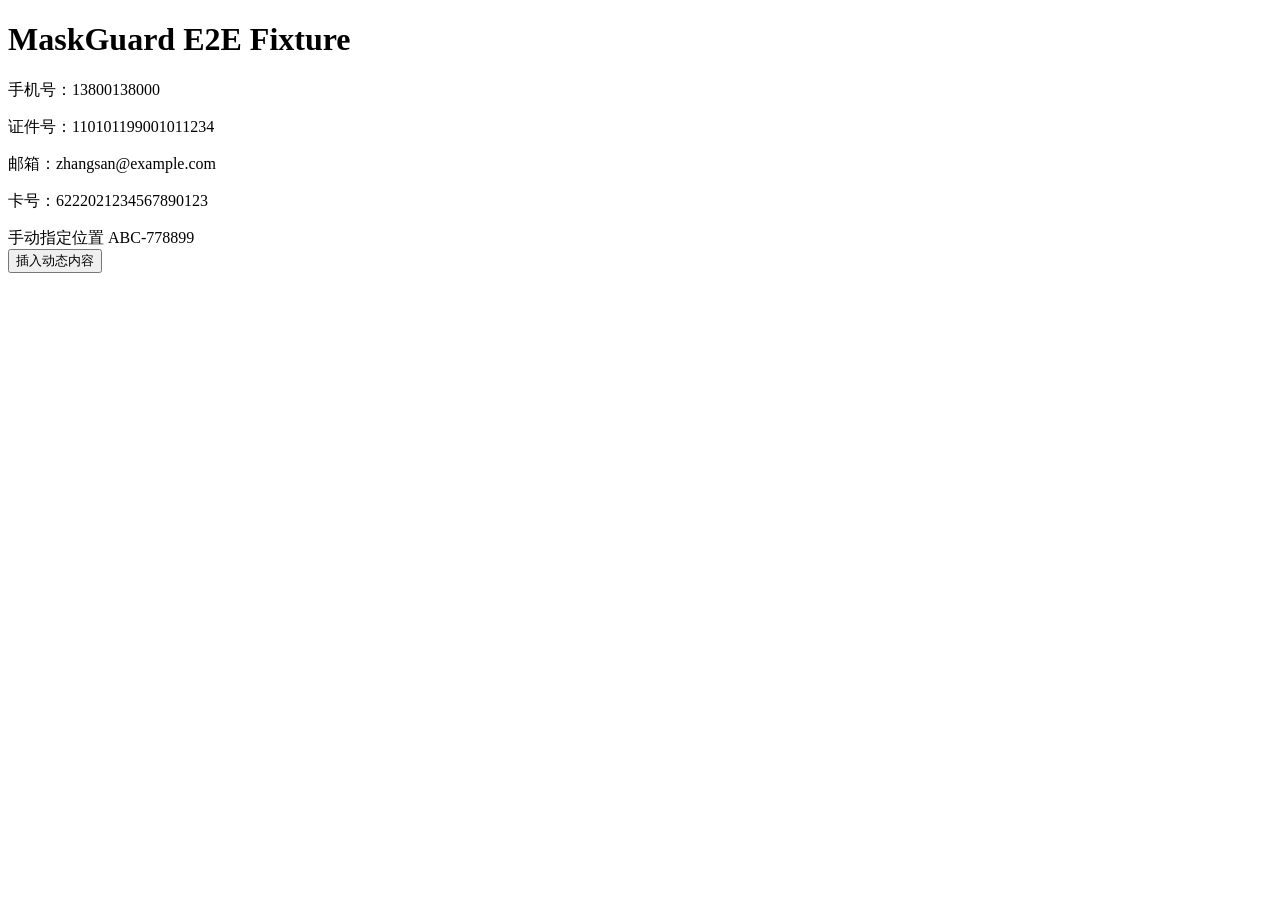
<file: maskguard/tests/fixtures/page.html>
<!DOCTYPE html>
<html lang="zh-CN">
<head><meta charset="utf-8"><title>MaskGuard E2E Fixture</title></head>
<body>
  <h1>MaskGuard E2E Fixture</h1>
  <p id="phone">手机号：13800138000</p>
  <p id="idcard">证件号：110101199001011234</p>
  <p id="email">邮箱：zhangsan@example.com</p>
  <p id="bank">卡号：6222021234567890123</p>
  <div id="target"><span id="secret">手动指定位置 ABC-778899</span></div>
  <button id="add" type="button">插入动态内容</button>
  <script id="rawScript">var rawPhone = 13800138000;</script>
  <script>
    document.getElementById('add').addEventListener('click', function () {
      var p = document.createElement('p');
      p.id = 'dynamic';
      p.textContent = '动态手机号：13900139000';
      document.body.appendChild(p);
    });
  </script>
</body>
</html>
</file>
<file: maskguard/panel.css>
* { box-sizing: border-box; }
:root {
  --bg: #f5f7f9;
  --card: #ffffff;
  --line: #e4e8ed;
  --text: #111827;
  --sub: #6b7280;
  --green: #16a34a;
  --green-soft: #eaf7ef;
  --red: #dc2626;
}
html, body { margin: 0; padding: 0; }
body {
  width: 400px;
  background: var(--bg);
  color: var(--text);
  font: 13px/1.5 -apple-system, BlinkMacSystemFont, "Segoe UI", "Microsoft YaHei", sans-serif;
}
body.full { width: 100%; min-height: 100vh; display: flex; justify-content: center; }
body.full .app { width: 1000px; max-width: 100%; min-height: 100vh; border: 0; box-shadow: none; }
body.full .rules { display: grid; grid-template-columns: 1fr 1fr; gap: 10px; }
body.full .rules .card { margin: 0; }
body.full .body { min-height: 520px; }
.app { background: var(--bg); border: 1px solid var(--line); }
.hidden { display: none !important; }

.hdr { display: flex; align-items: center; justify-content: space-between; padding: 12px 14px; background: var(--card); border-bottom: 1px solid var(--line); }
.brand { display: flex; align-items: center; gap: 9px; }
.brand img { border-radius: 7px; }
.brand-txt { display: flex; flex-direction: column; line-height: 1.3; }
.brand-txt strong { font-size: 14px; letter-spacing: .2px; }
.brand-txt small { color: var(--sub); font-size: 11px; }
.sw { position: relative; display: inline-block; width: 38px; height: 22px; cursor: pointer; }
.sw input { opacity: 0; width: 0; height: 0; }
.track { position: absolute; inset: 0; background: #cbd5e1; border-radius: 999px; transition: .16s; }
.track::after { content: ""; position: absolute; width: 16px; height: 16px; left: 3px; top: 3px; background: #fff; border-radius: 50%; transition: .16s; box-shadow: 0 1px 2px rgba(0,0,0,.2); }
.sw input:checked + .track { background: var(--green); }
.sw input:checked + .track::after { transform: translateX(16px); }

.statusbar { display: flex; align-items: center; gap: 7px; padding: 8px 14px; background: #fbfcfd; border-bottom: 1px solid var(--line); font-size: 12px; color: var(--sub); }
.statusbar #statusText { flex: 1; white-space: nowrap; overflow: hidden; text-overflow: ellipsis; }
.dot { width: 7px; height: 7px; border-radius: 50%; background: #cbd5e1; flex: none; }
.dot.on { background: var(--green); }
.dot.off { background: #f59e0b; }
.notice { margin: 8px 12px 0; padding: 8px 10px; border-radius: 7px; background: var(--green-soft); color: #166534; font-size: 12px; }

.tabs { display: flex; gap: 2px; padding: 0 10px; background: var(--card); border-bottom: 1px solid var(--line); }
.tabs button { flex: 1; padding: 9px 4px; border: 0; background: none; color: var(--sub); font-size: 12.5px; cursor: pointer; border-bottom: 2px solid transparent; }
.tabs button.on { color: var(--green); border-bottom-color: var(--green); font-weight: 600; }
.body { padding: 12px; }
section[data-panel] { display: none; }
section[data-panel].on { display: block; }

.row { display: flex; align-items: center; }
.gap { gap: 7px; }
.wrap { flex-wrap: wrap; }
.mt { margin-top: 12px; }
.btn { padding: 6px 10px; border: 1px solid var(--line); border-radius: 7px; background: #fff; color: var(--text); font-size: 12px; cursor: pointer; white-space: nowrap; }
.btn:hover { border-color: #b9c3ce; }
.btn.primary { background: var(--green); border-color: var(--green); color: #fff; }
.btn.primary:hover { background: #15803d; }
.btn.ghost { background: transparent; color: var(--sub); }
.btn.danger { color: var(--red); }
.link { border: 0; background: none; color: var(--green); font-size: 12px; cursor: pointer; padding: 2px 4px; white-space: nowrap; }
.link:hover { text-decoration: underline; }

.rules { margin-top: 10px; display: flex; flex-direction: column; gap: 8px; }
.card { background: var(--card); border: 1px solid var(--line); border-radius: 9px; padding: 10px; }
.card.disabled { opacity: .55; }
.card-top { display: flex; align-items: center; gap: 8px; }
.card-name { font-weight: 600; flex: 1; min-width: 0; overflow: hidden; text-overflow: ellipsis; white-space: nowrap; }
.tag { font-size: 10px; padding: 1px 6px; border-radius: 4px; background: #eef2f7; color: var(--sub); flex: none; }
.tag.sel { background: #fff2e0; color: #b45309; }
.card-expr { margin: 6px 0 2px; font: 11px/1.5 ui-monospace, Consolas, monospace; color: #475569; word-break: break-all; max-height: 34px; overflow: hidden; }
.card-meta { font-size: 11px; color: var(--sub); }
.card-actions { display: flex; gap: 4px; margin-top: 8px; flex-wrap: wrap; }
.card-actions button { padding: 3px 7px; font-size: 11px; border: 1px solid var(--line); border-radius: 5px; background: #fff; color: var(--sub); cursor: pointer; }
.card-actions button:hover { color: var(--text); border-color: #b9c3ce; }
.card-actions button.del:hover { color: var(--red); border-color: #fecaca; }
.empty { text-align: center; color: var(--sub); padding: 22px 8px; font-size: 12px; }

.form { background: var(--card); border: 1px solid var(--green); border-radius: 9px; padding: 11px; margin-top: 10px; }
.form h4 { margin: 0 0 9px; font-size: 13px; }
.grid { display: grid; grid-template-columns: 88px 1fr; gap: 7px 8px; align-items: center; }
.grid .lbl { color: var(--sub); font-size: 12px; }
input[type="text"], input[type="number"], textarea, select {
  width: 100%; padding: 6px 8px; border: 1px solid var(--line); border-radius: 6px;
  background: #fff; color: var(--text); font: 12px/1.5 inherit; font-family: inherit;
}
textarea { resize: vertical; font-family: ui-monospace, Consolas, monospace; }
input:focus, textarea:focus, select:focus { outline: none; border-color: var(--green); }
.flags { display: flex; gap: 10px; align-items: center; font-size: 12px; color: var(--sub); }
.flags label { display: inline-flex; align-items: center; gap: 3px; }
.subbox { grid-column: 1 / -1; background: #f8fafc; border: 1px solid var(--line); border-radius: 7px; padding: 9px; }
.subbox .grid { grid-template-columns: 88px 1fr; }
.preview { grid-column: 1 / -1; font: 11px/1.5 ui-monospace, Consolas, monospace; background: #0f172a; color: #d1fae5; padding: 7px 9px; border-radius: 6px; word-break: break-all; white-space: pre-wrap; }
.err { grid-column: 1 / -1; color: var(--red); font-size: 11.5px; }
.ok { color: var(--green); font-size: 11.5px; }
.form-actions { display: flex; gap: 7px; margin-top: 11px; flex-wrap: wrap; }

.field-title { font-weight: 600; font-size: 12px; margin-bottom: 7px; }
.field-title small { font-weight: 400; color: var(--sub); }
.radio, .check { display: flex; align-items: flex-start; gap: 7px; padding: 5px 0; font-size: 12.5px; cursor: pointer; }
.radio input, .check input { margin-top: 2px; }
.hint { color: var(--sub); font-size: 11.5px; line-height: 1.6; margin: 10px 2px 0; }
.help h3 { font-size: 12.5px; margin: 12px 0 5px; }
.help h3:first-child { margin-top: 0; }
.help p, .help ol, .help ul { margin: 0; padding-left: 18px; color: #374151; font-size: 12px; line-height: 1.7; }
.help code { background: #e8edf3; padding: 1px 4px; border-radius: 3px; font-size: 11px; }
.ftr { display: flex; align-items: center; justify-content: space-between; padding: 8px 12px; border-top: 1px solid var(--line); background: var(--card); min-height: 34px; }
#footHint { color: var(--green); font-size: 11.5px; }
</file>
